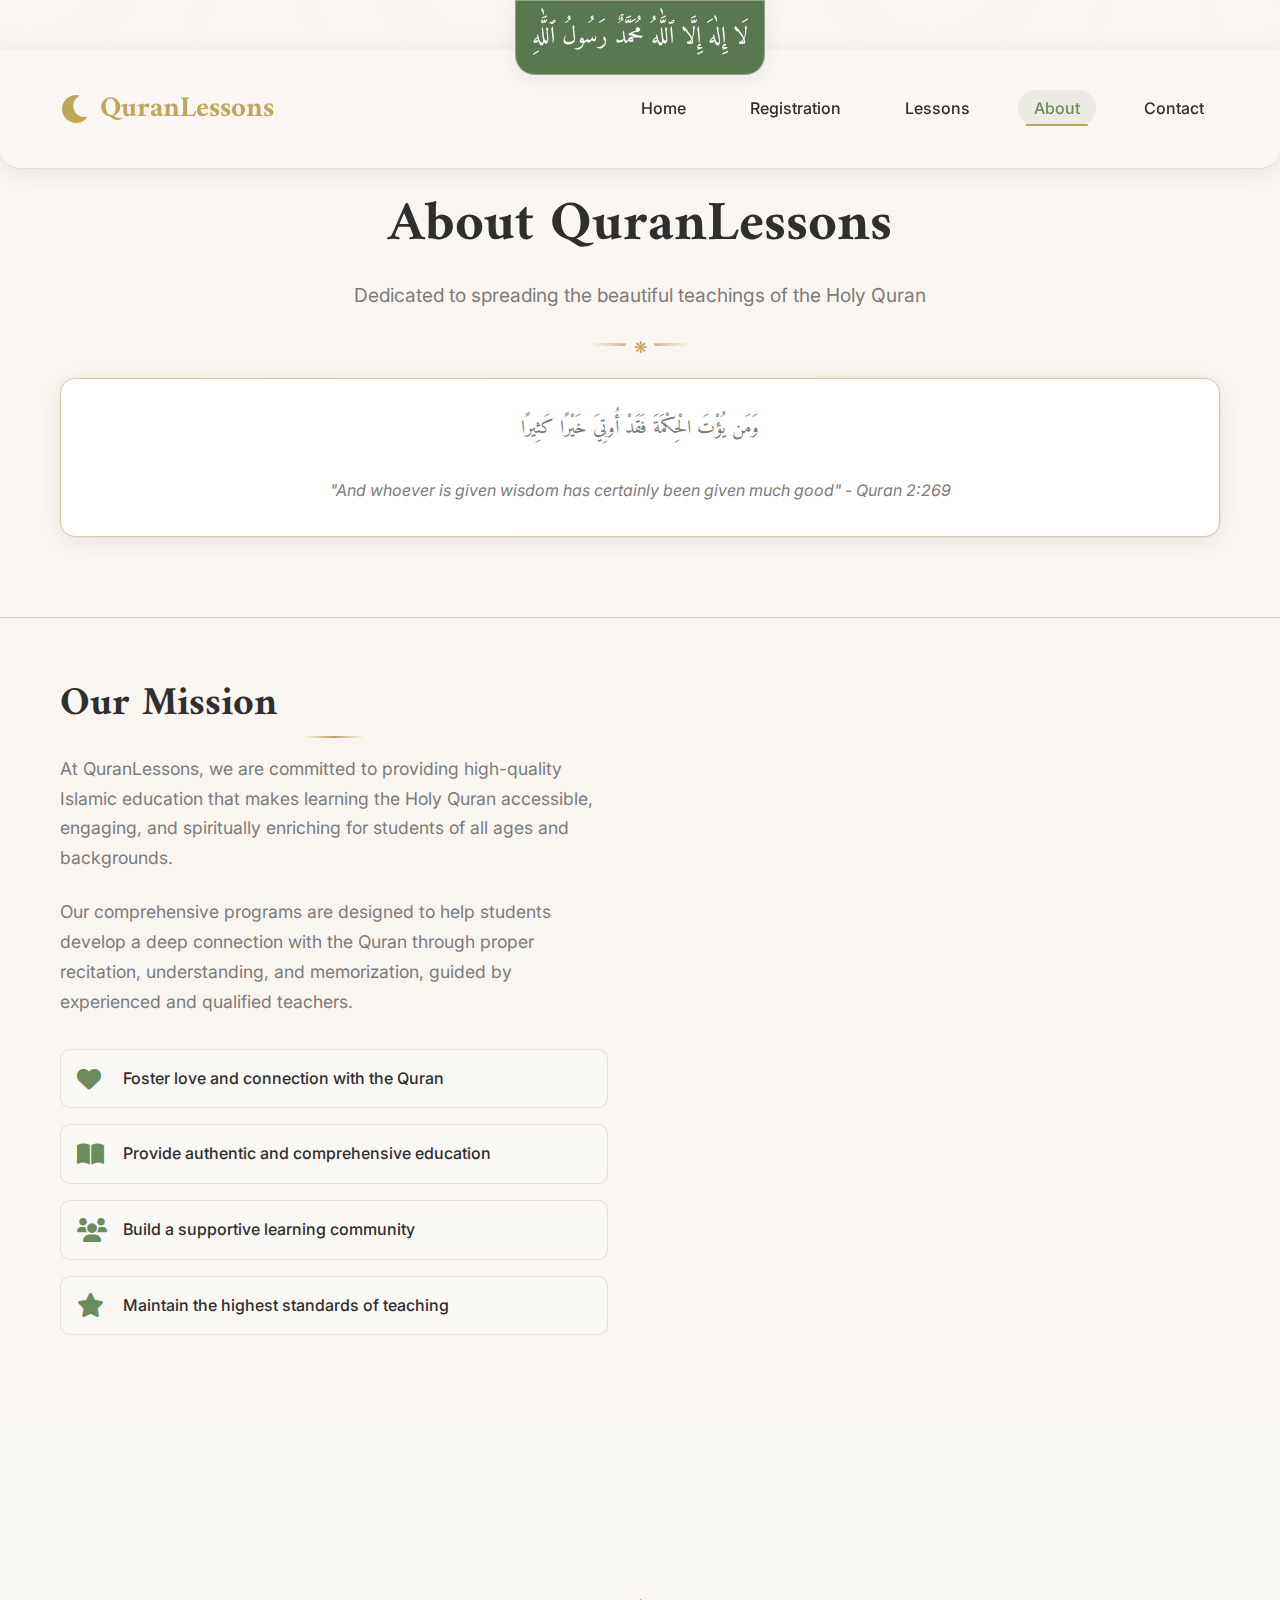
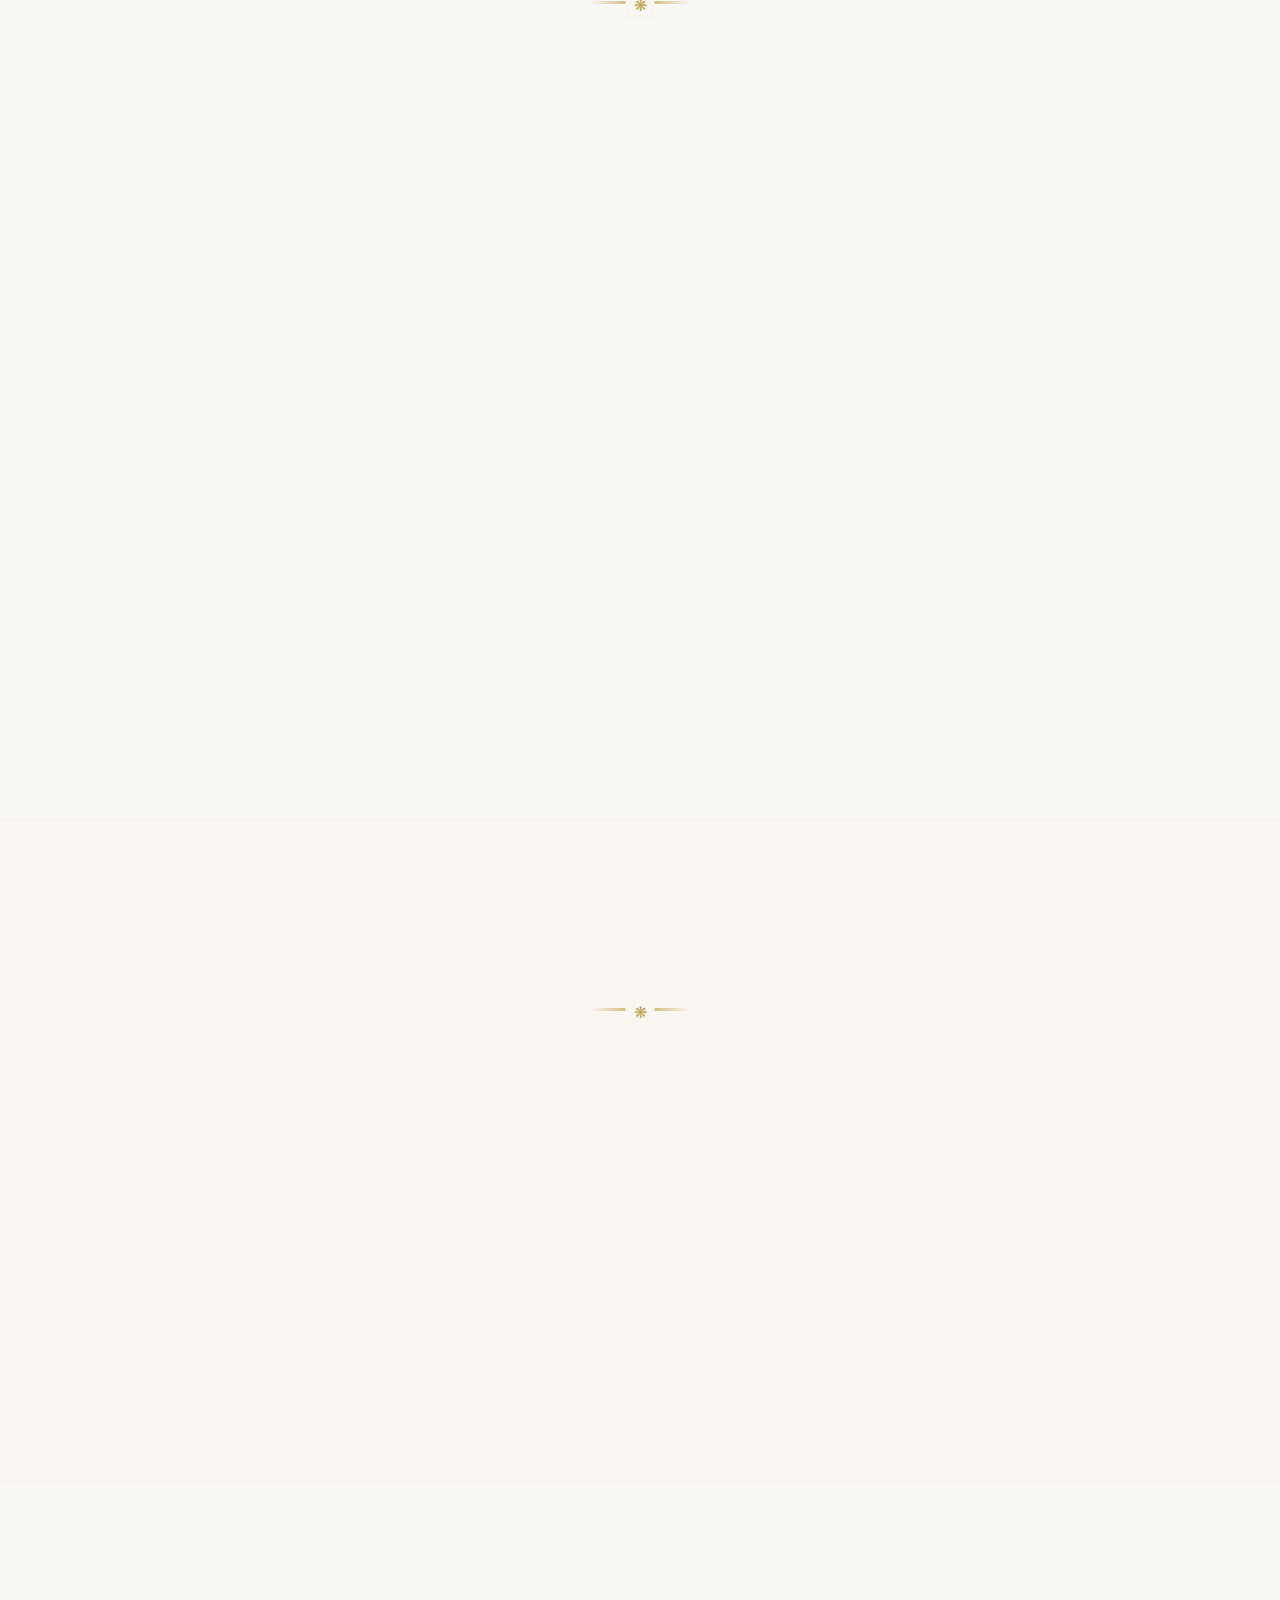
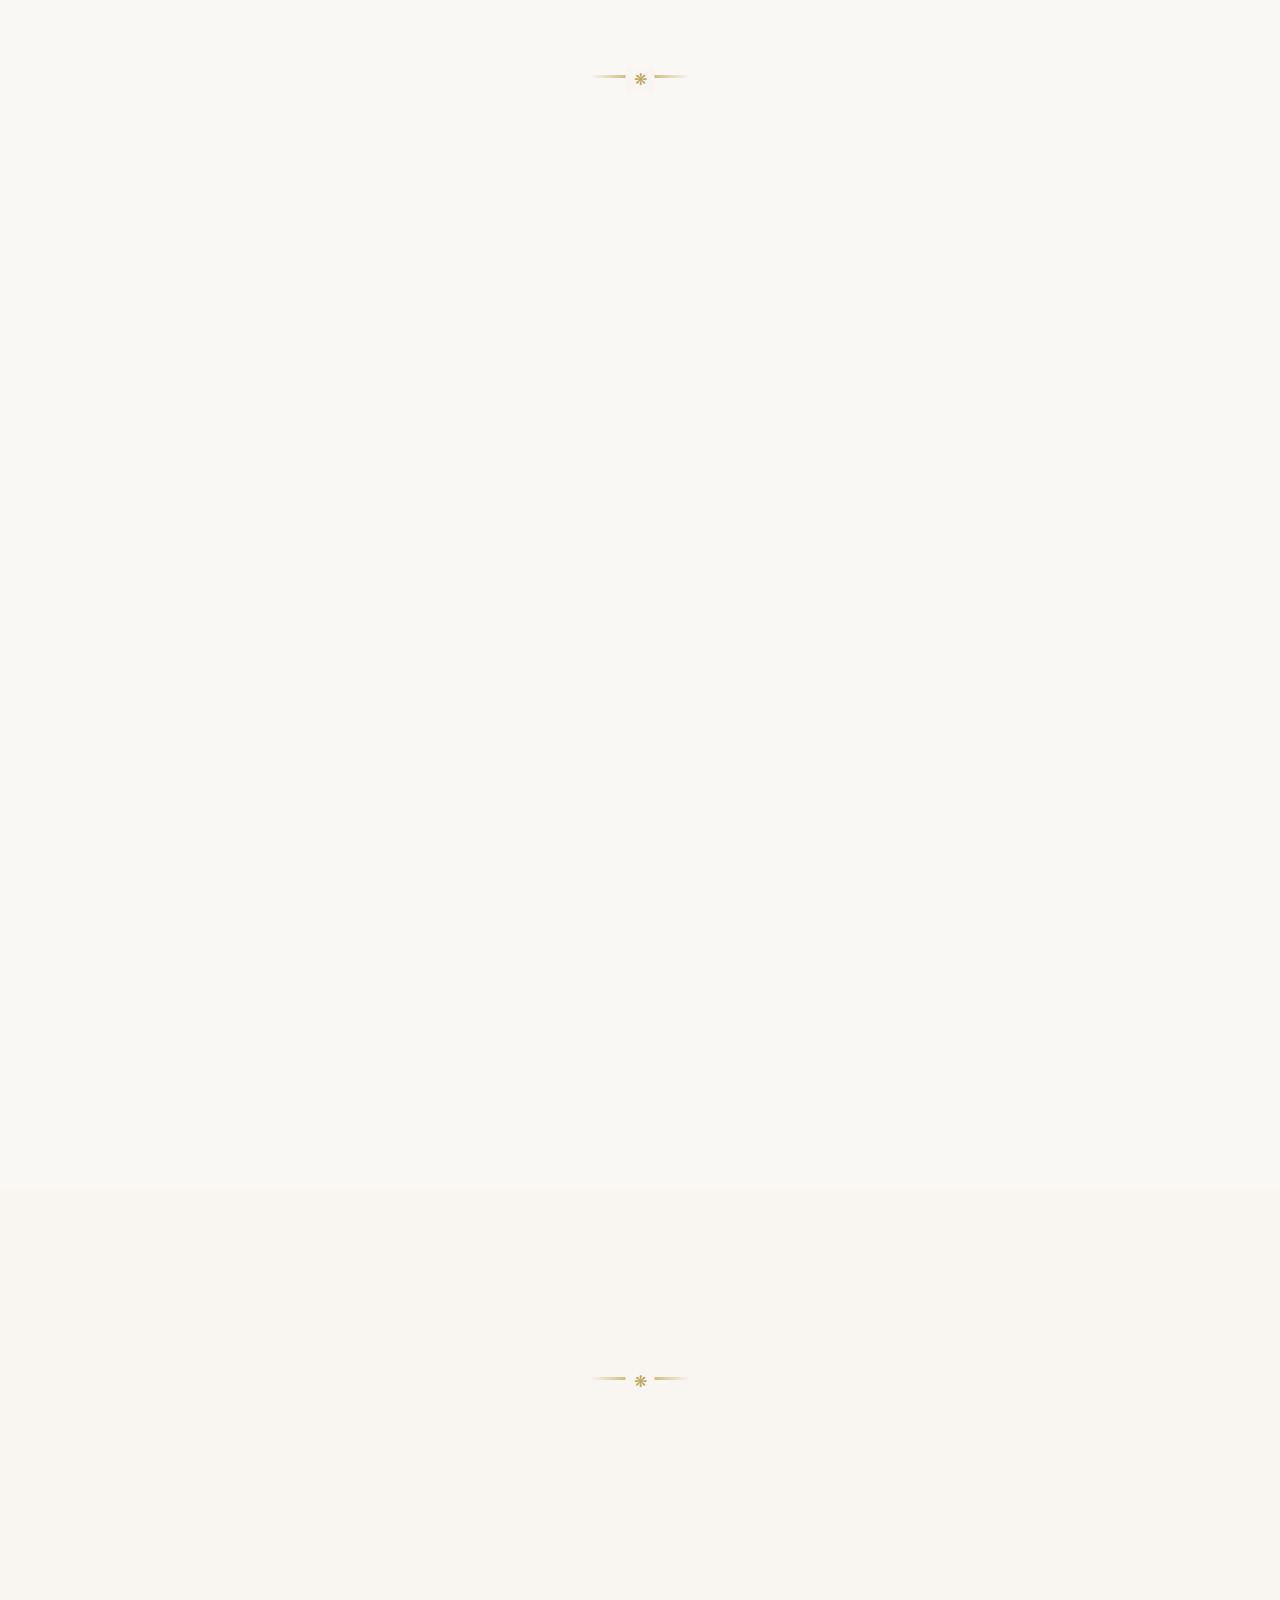
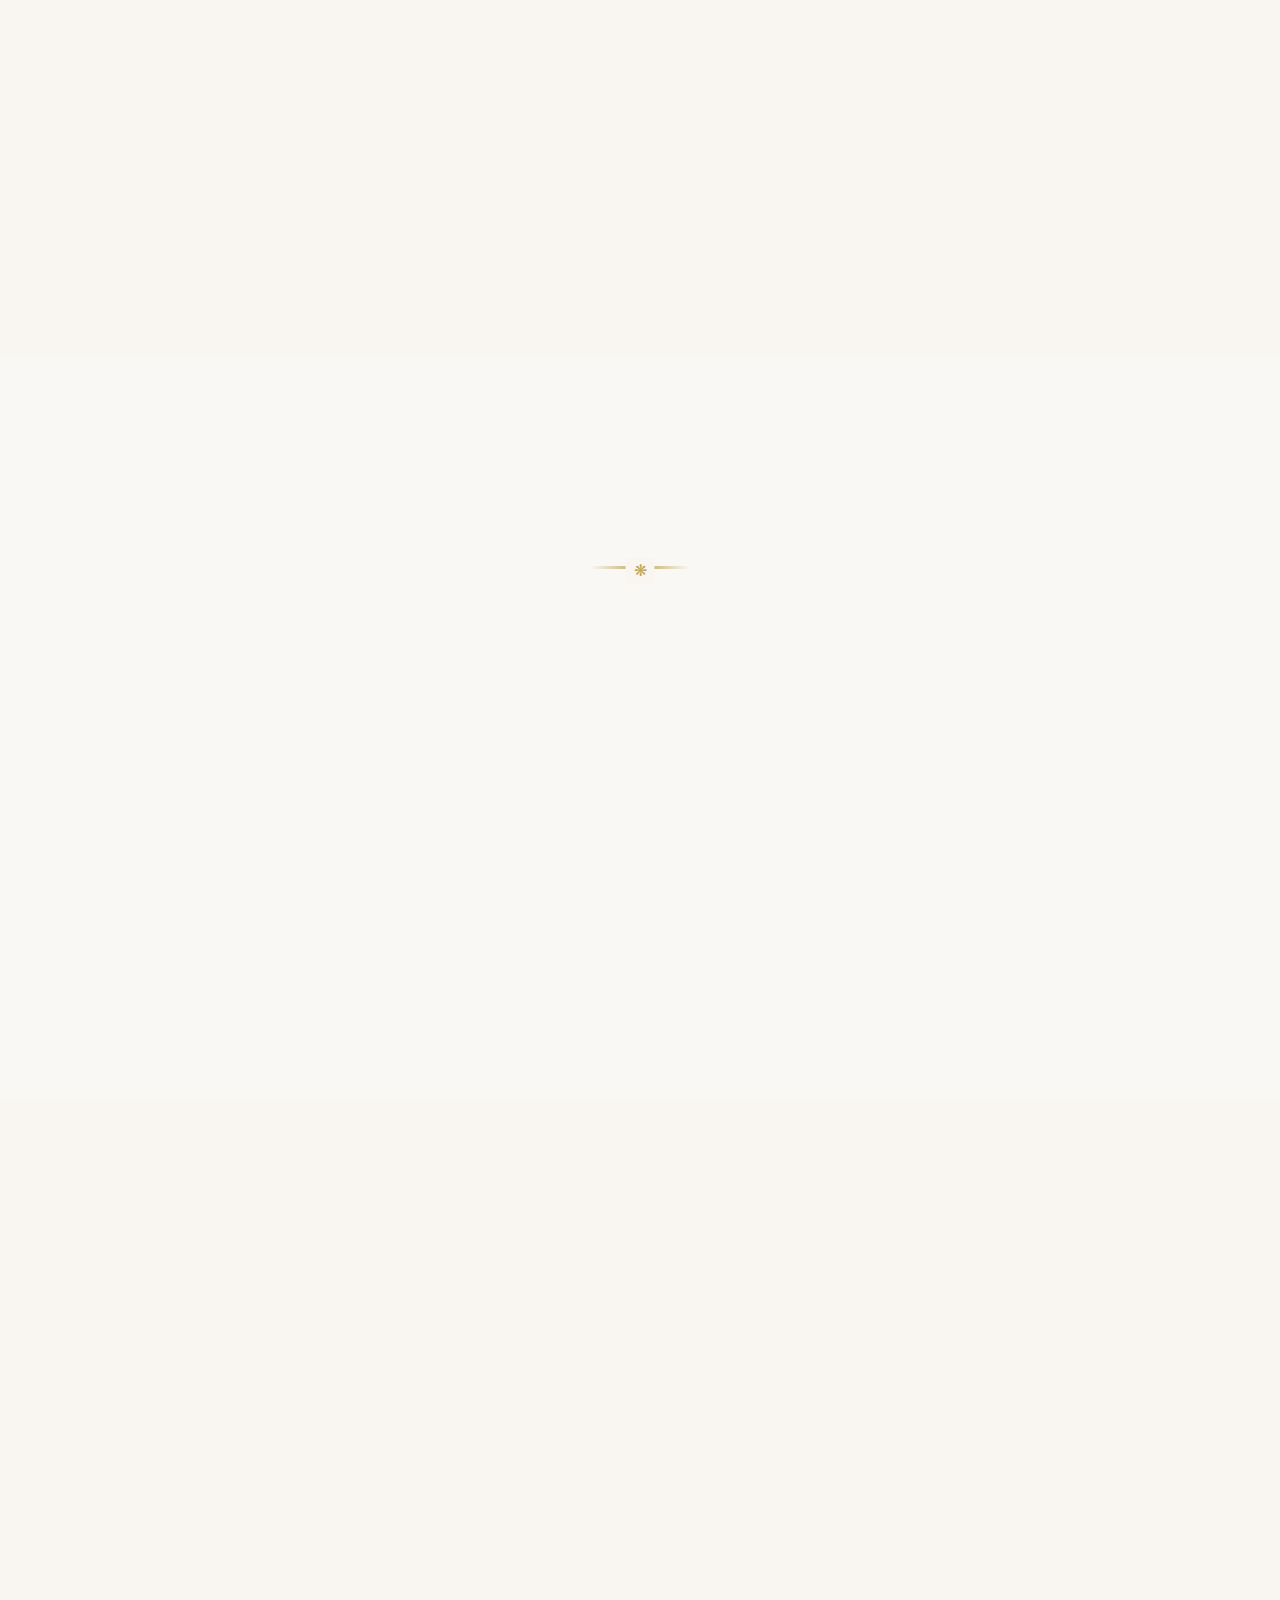
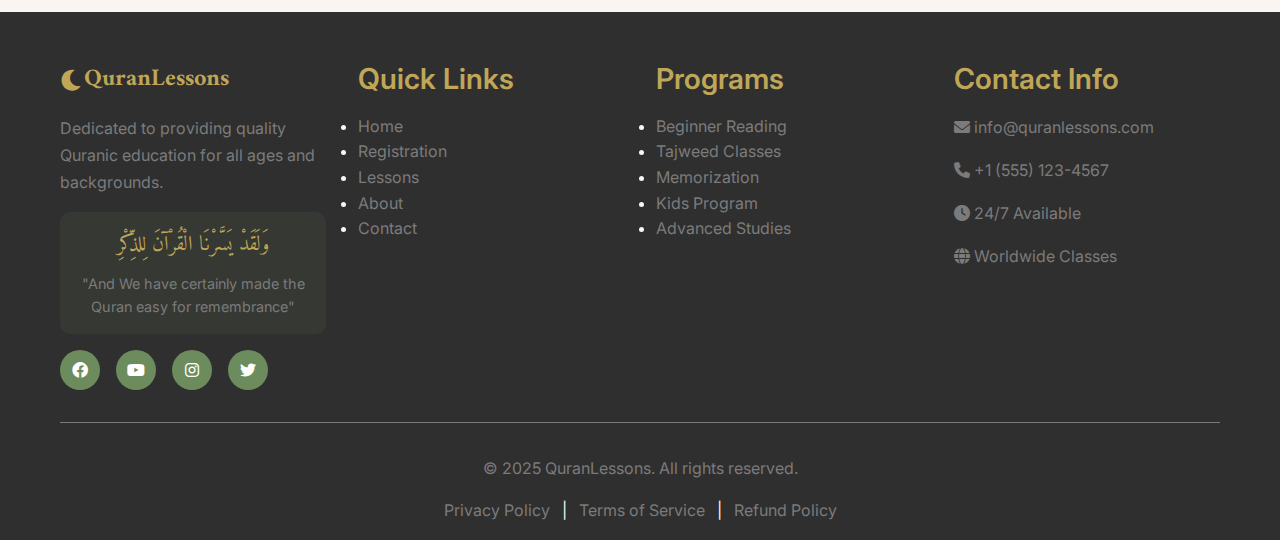
<file: about.html>
<!DOCTYPE html>
<html lang="en">
<head>
    <meta charset="UTF-8">
    <meta name="viewport" content="width=device-width, initial-scale=1.0">
    <title>About Us - QuranLessons</title>
    <link rel="stylesheet" href="css/style.css">
    <link href="https://fonts.googleapis.com/css2?family=Amiri:wght@400;700&family=Inter:wght@300;400;500;600&display=swap" rel="stylesheet">
    <link rel="stylesheet" href="https://cdnjs.cloudflare.com/ajax/libs/font-awesome/6.0.0/css/all.min.css">
</head>
<body>
    <!-- Bismillah Header -->
    <div class="bismillah-header">
<p class="bismillah-text">
  لَا إِلٰهَ إِلَّا ٱللَّٰهُ مُحَمَّدٌ رَسُولُ ٱللَّٰهِ
</p>
    </div>

    <!-- Navigation -->
    <nav class="navbar">
        <div class="nav-container">
            <div class="nav-logo">
                <i class="fas fa-moon"></i>
                <span>QuranLessons</span>
            </div>
            <ul class="nav-menu">
                <li class="nav-item">
                    <a href="index.html" class="nav-link">Home</a>
                </li>
                <li class="nav-item">
                    <a href="registration.html" class="nav-link">Registration</a>
                </li>
                <li class="nav-item">
                    <a href="lessons.html" class="nav-link">Lessons</a>
                </li>
                <li class="nav-item">
                    <a href="about.html" class="nav-link active">About</a>
                </li>
                <li class="nav-item">
                    <a href="contact.html" class="nav-link">Contact</a>
                </li>
            </ul>
            <div class="hamburger">
                <span class="bar"></span>
                <span class="bar"></span>
                <span class="bar"></span>
            </div>
        </div>
    </nav>

    <!-- Main Content with proper spacing -->
    <main class="main-content" style="margin-top: 110px;">
        <!-- Page Header -->
        <section class="page-header">
            <div class="container">
                <div class="page-header-content fade-in-up">
                    <h1>About QuranLessons</h1>
                    <p>Dedicated to spreading the beautiful teachings of the Holy Quran</p>
                    <div class="divider"></div>
                    <div class="arabic-verse">
                        <p>وَمَن يُؤْتَ الْحِكْمَةَ فَقَدْ أُوتِيَ خَيْرًا كَثِيرًا</p>
                        <span>"And whoever is given wisdom has certainly been given much good" - Quran 2:269</span>
                    </div>
                </div>
            </div>
        </section>

        <!-- About Section -->
        <section class="about-section">
            <div class="container">
                <div class="about-content">
                    <div class="about-text fade-in-up">
                        <h2>Our Mission</h2>
                        <p>At QuranLessons, we are committed to providing high-quality Islamic education that makes learning the Holy Quran accessible, engaging, and spiritually enriching for students of all ages and backgrounds.</p>
                        
                        <p>Our comprehensive programs are designed to help students develop a deep connection with the Quran through proper recitation, understanding, and memorization, guided by experienced and qualified teachers.</p>
                        
                        <div class="mission-points">
                            <div class="mission-point">
                                <i class="fas fa-heart"></i>
                                <span>Foster love and connection with the Quran</span>
                            </div>
                            <div class="mission-point">
                                <i class="fas fa-book-open"></i>
                                <span>Provide authentic and comprehensive education</span>
                            </div>
                            <div class="mission-point">
                                <i class="fas fa-users"></i>
                                <span>Build a supportive learning community</span>
                            </div>
                            <div class="mission-point">
                                <i class="fas fa-star"></i>
                                <span>Maintain the highest standards of teaching</span>
                            </div>
                        </div>
                    </div>
                    
                    <div class="about-image fade-in-up" data-delay="200">
                        <div class="image-placeholder">
                            <i class="fas fa-mosque"></i>
                            <p>Beautiful Islamic architecture representing our dedication to Islamic education</p>
                        </div>
                    </div>
                </div>
            </div>
        </section>

        <!-- Values Section -->
        <section class="values-section">
            <div class="container">
                <div class="section-header">
                    <h2 class="fade-in-up">Our Values</h2>
                    <p class="fade-in-up" data-delay="100">The principles that guide our educational mission</p>
                    <div class="divider"></div>
                </div>
                
                <div class="values-grid">
                    <div class="value-card fade-in-up" data-delay="100">
                        <div class="value-icon">
                            <i class="fas fa-pray"></i>
                        </div>
                        <h3>Spiritual Excellence</h3>
                        <p>We strive to nurture spiritual growth and connection with Allah through the study of His Holy Book.</p>
                    </div>
                    
                    <div class="value-card fade-in-up" data-delay="200">
                        <div class="value-icon">
                            <i class="fas fa-graduation-cap"></i>
                        </div>
                        <h3>Educational Excellence</h3>
                        <p>Our commitment to the highest standards of Islamic education ensures effective and meaningful learning.</p>
                    </div>
                    
                    <div class="value-card fade-in-up" data-delay="300">
                        <div class="value-icon">
                            <i class="fas fa-hands-helping"></i>
                        </div>
                        <h3>Community Support</h3>
                        <p>We believe in creating a supportive environment where every student feels valued and encouraged.</p>
                    </div>
                    
                    <div class="value-card fade-in-up" data-delay="400">
                        <div class="value-icon">
                            <i class="fas fa-balance-scale"></i>
                        </div>
                        <h3>Authentic Teaching</h3>
                        <p>All our lessons are based on authentic Islamic sources and traditional methods of Quranic education.</p>
                    </div>
                </div>
            </div>
        </section>

        <!-- Teachers Section -->
        <section class="teachers-section">
            <div class="container">
                <div class="section-header">
                    <h2 class="fade-in-up">Our Qualified Teachers</h2>
                    <p class="fade-in-up" data-delay="100">Learn from experienced Islamic scholars and certified Quran teachers</p>
                    <div class="divider"></div>
                </div>
                
                <div class="teachers-grid">
                    <div class="teacher-card fade-in-up" data-delay="100">
                        <div class="teacher-image">
                            <i class="fas fa-user-graduate"></i>
                        </div>
                        <div class="teacher-info">
                            <h3>Imam Abdul Rahman</h3>
                            <p class="teacher-title">Lead Quran Teacher & Tajweed Specialist</p>
                            <p class="teacher-qualification">• Masters in Islamic Studies<br>• 15+ years teaching experience<br>• Certified in Classical Tajweed</p>
                        </div>
                    </div>
                    
                    <div class="teacher-card fade-in-up" data-delay="200">
                        <div class="teacher-image">
                            <i class="fas fa-user-graduate"></i>
                        </div>
                        <div class="teacher-info">
                            <h3>Sister Aisha Mohammed</h3>
                            <p class="teacher-title">Quran Memorization & Kids Program</p>
                            <p class="teacher-qualification">• Hafiza (Complete Quran Memorizer)<br>• 10+ years with children<br>• Specialized in Hifz techniques</p>
                        </div>
                    </div>
                    
                    <div class="teacher-card fade-in-up" data-delay="300">
                        <div class="teacher-image">
                            <i class="fas fa-user-graduate"></i>
                        </div>
                        <div class="teacher-info">
                            <h3>Dr. Omar Hassan</h3>
                            <p class="teacher-title">Tafseer & Translation Specialist</p>
                            <p class="teacher-qualification">• PhD in Quranic Studies<br>• Author of several Islamic books<br>• Expert in Classical Arabic</p>
                        </div>
                    </div>
                </div>
            </div>
        </section>

        <!-- History Section -->
        <section class="history-section">
            <div class="container">
                <div class="section-header">
                    <h2 class="fade-in-up">Our Journey</h2>
                    <p class="fade-in-up" data-delay="100">Building a legacy of Quranic education since 2018</p>
                    <div class="divider"></div>
                </div>
                
                <div class="history-content">
                    <div class="timeline fade-in-up" data-delay="200">
                        <div class="timeline-item">
                            <div class="timeline-year">2018</div>
                            <div class="timeline-content">
                                <h4>Foundation</h4>
                                <p>QuranLessons was established with a vision to make Quranic education accessible to everyone, regardless of their background or location.</p>
                            </div>
                        </div>
                        
                        <div class="timeline-item">
                            <div class="timeline-year">2020</div>
                            <div class="timeline-content">
                                <h4>Online Expansion</h4>
                                <p>We expanded our services to include online classes, making it possible for students worldwide to join our programs.</p>
                            </div>
                        </div>
                        
                        <div class="timeline-item">
                            <div class="timeline-year">2022</div>
                            <div class="timeline-content">
                                <h4>Program Diversification</h4>
                                <p>Launched specialized programs including kids courses, memorization classes, and advanced Tafseer studies.</p>
                            </div>
                        </div>
                        
                        <div class="timeline-item">
                            <div class="timeline-year">2025</div>
                            <div class="timeline-content">
                                <h4>Continued Growth</h4>
                                <p>Today, we proudly serve over 1000 students globally, continuing our mission to spread Quranic knowledge and understanding.</p>
                            </div>
                        </div>
                    </div>
                    
                    <div class="stats-grid fade-in-up" data-delay="400">
                        <div class="stat-card">
                            <div class="stat-icon">
                                <i class="fas fa-user-graduate"></i>
                            </div>
                            <div class="stat-number">1000+</div>
                            <div class="stat-label">Students Taught</div>
                        </div>
                        <div class="stat-card">
                            <div class="stat-icon">
                                <i class="fas fa-calendar-alt"></i>
                            </div>
                            <div class="stat-number">7</div>
                            <div class="stat-label">Years of Service</div>
                        </div>
                        <div class="stat-card">
                            <div class="stat-icon">
                                <i class="fas fa-brain"></i>
                            </div>
                            <div class="stat-number">50+</div>
                            <div class="stat-label">Hafiz Students</div>
                        </div>
                        <div class="stat-card">
                            <div class="stat-icon">
                                <i class="fas fa-chalkboard-teacher"></i>
                            </div>
                            <div class="stat-number">15</div>
                            <div class="stat-label">Expert Teachers</div>
                        </div>
                    </div>
                </div>
            </div>
        </section>

        <!-- Approach Section -->
        <section class="approach-section">
            <div class="container">
                <div class="section-header">
                    <h2 class="fade-in-up">Our Teaching Approach</h2>
                    <p class="fade-in-up" data-delay="100">Combining traditional wisdom with modern pedagogy</p>
                    <div class="divider"></div>
                </div>
                
                <div class="approach-grid">
                    <div class="approach-card fade-in-up" data-delay="100">
                        <div class="approach-icon">
                            <i class="fas fa-book-quran"></i>
                        </div>
                        <h3>Traditional Methods</h3>
                        <p>We follow time-tested traditional methods of Quranic education, ensuring authenticity and proper foundations.</p>
                        <ul>
                            <li>Classical Arabic pronunciation</li>
                            <li>Traditional Tajweed rules</li>
                            <li>Structured memorization techniques</li>
                        </ul>
                    </div>
                    
                    <div class="approach-card fade-in-up" data-delay="200">
                        <div class="approach-icon">
                            <i class="fas fa-laptop"></i>
                        </div>
                        <h3>Modern Technology</h3>
                        <p>We integrate modern technology to enhance the learning experience and make education accessible globally.</p>
                        <ul>
                            <li>Interactive online platforms</li>
                            <li>Digital progress tracking</li>
                            <li>Multimedia learning resources</li>
                        </ul>
                    </div>
                    
                    <div class="approach-card fade-in-up" data-delay="300">
                        <div class="approach-icon">
                            <i class="fas fa-user-friends"></i>
                        </div>
                        <h3>Personalized Learning</h3>
                        <p>Every student receives individual attention with customized learning plans suited to their pace and abilities.</p>
                        <ul>
                            <li>One-on-one sessions available</li>
                            <li>Flexible scheduling options</li>
                            <li>Regular progress assessments</li>
                        </ul>
                    </div>
                </div>
            </div>
        </section>

        <!-- Testimonials Section -->
        <section class="testimonials">
            <div class="container">
                <div class="section-header">
                    <h2 class="fade-in-up">What Our Students Say</h2>
                    <p class="fade-in-up" data-delay="100">Hear from our community members about their learning journey</p>
                    <div class="divider"></div>
                </div>
                
                <div class="testimonials-grid">
                    <div class="testimonial-card fade-in-up" data-delay="100">
                        <div class="testimonial-content">
                            <p>"The teachers at QuranLessons are incredibly patient and knowledgeable. My son has made remarkable progress in his Quran recitation. The structured approach and caring environment have made all the difference."</p>
                        </div>
                        <div class="testimonial-author">
                            <div class="author-info">
                                <h4>Fatima Al-Zahra</h4>
                                <span>Parent</span>
                            </div>
                            <div class="rating">
                                <i class="fas fa-star"></i>
                                <i class="fas fa-star"></i>
                                <i class="fas fa-star"></i>
                                <i class="fas fa-star"></i>
                                <i class="fas fa-star"></i>
                            </div>
                        </div>
                    </div>
                    
                    <div class="testimonial-card fade-in-up" data-delay="200">
                        <div class="testimonial-content">
                            <p>"I completed my Hifz program here and the structured approach made memorization much easier. The teachers provided excellent guidance and the community support was amazing. Highly recommend to anyone serious about Quran study."</p>
                        </div>
                        <div class="testimonial-author">
                            <div class="author-info">
                                <h4>Ahmed Ibn Malik</h4>
                                <span>Hifz Graduate</span>
                            </div>
                            <div class="rating">
                                <i class="fas fa-star"></i>
                                <i class="fas fa-star"></i>
                                <i class="fas fa-star"></i>
                                <i class="fas fa-star"></i>
                                <i class="fas fa-star"></i>
                            </div>
                        </div>
                    </div>
                    
                    <div class="testimonial-card fade-in-up" data-delay="300">
                        <div class="testimonial-content">
                            <p>"The Tajweed classes transformed my recitation completely. The teachers are very attentive to detail and provide excellent feedback. I now feel confident reading the Quran in front of others."</p>
                        </div>
                        <div class="testimonial-author">
                            <div class="author-info">
                                <h4>Maryam Hassan</h4>
                                <span>Tajweed Student</span>
                            </div>
                            <div class="rating">
                                <i class="fas fa-star"></i>
                                <i class="fas fa-star"></i>
                                <i class="fas fa-star"></i>
                                <i class="fas fa-star"></i>
                                <i class="fas fa-star"></i>
                            </div>
                        </div>
                    </div>
                </div>
            </div>
        </section>

        <!-- CTA Section -->
        <section class="cta">
            <div class="container">
                <div class="cta-content fade-in-up">
                    <h2>Join Our Growing Community</h2>
                    <p>Begin your Quranic journey with experienced teachers and a supportive learning environment</p>
                    <div class="arabic-verse">
                        <p>وَقُل رَّبِّ زِدْنِي عِلْمًا</p>
                        <span>"My Lord, increase me in knowledge" - Quran 20:114</span>
                    </div>
                    <a href="registration.html" class="btn btn-primary">Register Today</a>
                </div>
            </div>
        </section>
    </main>

    <!-- Footer -->
    <footer class="footer">
        <div class="container">
            <div class="footer-content">
                <div class="footer-section">
                    <div class="footer-logo">
                        <i class="fas fa-moon"></i>
                        <span>QuranLessons</span>
                    </div>
                    <p>Dedicated to providing quality Quranic education for all ages and backgrounds.</p>
                    <div class="arabic-verse-footer">
                        <p>وَلَقَدْ يَسَّرْنَا الْقُرْآنَ لِلذِّكْرِ</p>
                        <span>"And We have certainly made the Quran easy for remembrance"</span>
                    </div>
                    <div class="social-links">
                        <a href="#"><i class="fab fa-facebook"></i></a>
                        <a href="#"><i class="fab fa-youtube"></i></a>
                        <a href="#"><i class="fab fa-instagram"></i></a>
                        <a href="#"><i class="fab fa-twitter"></i></a>
                    </div>
                </div>
                
                <div class="footer-section">
                    <h3>Quick Links</h3>
                    <ul>
                        <li><a href="index.html">Home</a></li>
                        <li><a href="registration.html">Registration</a></li>
                        <li><a href="lessons.html">Lessons</a></li>
                        <li><a href="about.html">About</a></li>
                        <li><a href="contact.html">Contact</a></li>
                    </ul>
                </div>
                
                <div class="footer-section">
                    <h3>Programs</h3>
                    <ul>
                        <li><a href="lessons.html#beginner">Beginner Reading</a></li>
                        <li><a href="lessons.html#tajweed">Tajweed Classes</a></li>
                        <li><a href="lessons.html#hifz">Memorization</a></li>
                        <li><a href="lessons.html#kids">Kids Program</a></li>
                        <li><a href="lessons.html#advanced">Advanced Studies</a></li>
                    </ul>
                </div>
                
                <div class="footer-section">
                    <h3>Contact Info</h3>
                    <div class="contact-info">
                        <p><i class="fas fa-envelope"></i> info@quranlessons.com</p>
                        <p><i class="fas fa-phone"></i> +1 (555) 123-4567</p>
                        <p><i class="fas fa-clock"></i> 24/7 Available</p>
                        <p><i class="fas fa-globe"></i> Worldwide Classes</p>
                    </div>
                </div>
            </div>
            
            <div class="footer-bottom">
                <p>&copy; 2025 QuranLessons. All rights reserved.</p>
                <div class="footer-links">
                    <a href="#">Privacy Policy</a>
                    <span>|</span>
                    <a href="#">Terms of Service</a>
                    <span>|</span>
                    <a href="#">Refund Policy</a>
                </div>
            </div>
        </div>
    </footer>

    <script src="js/main.js"></script>
</body>
</html>
</file>
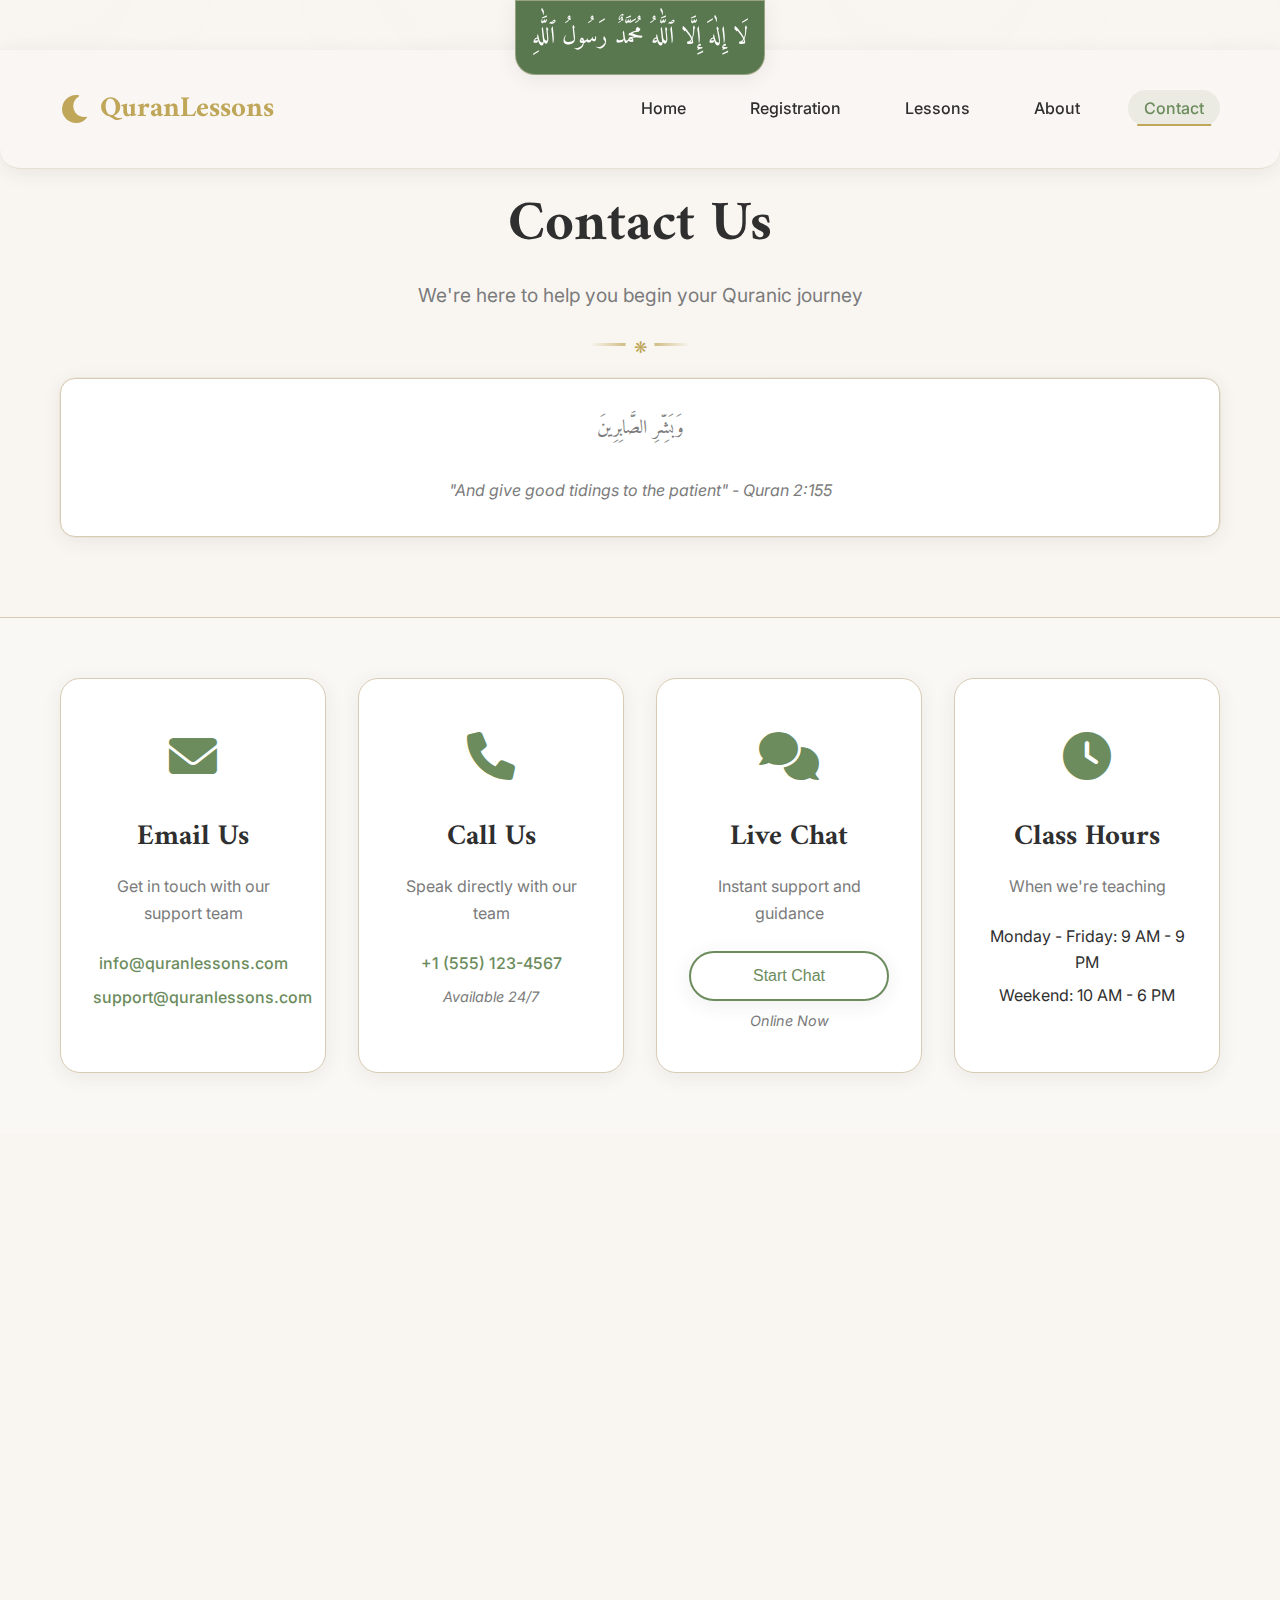
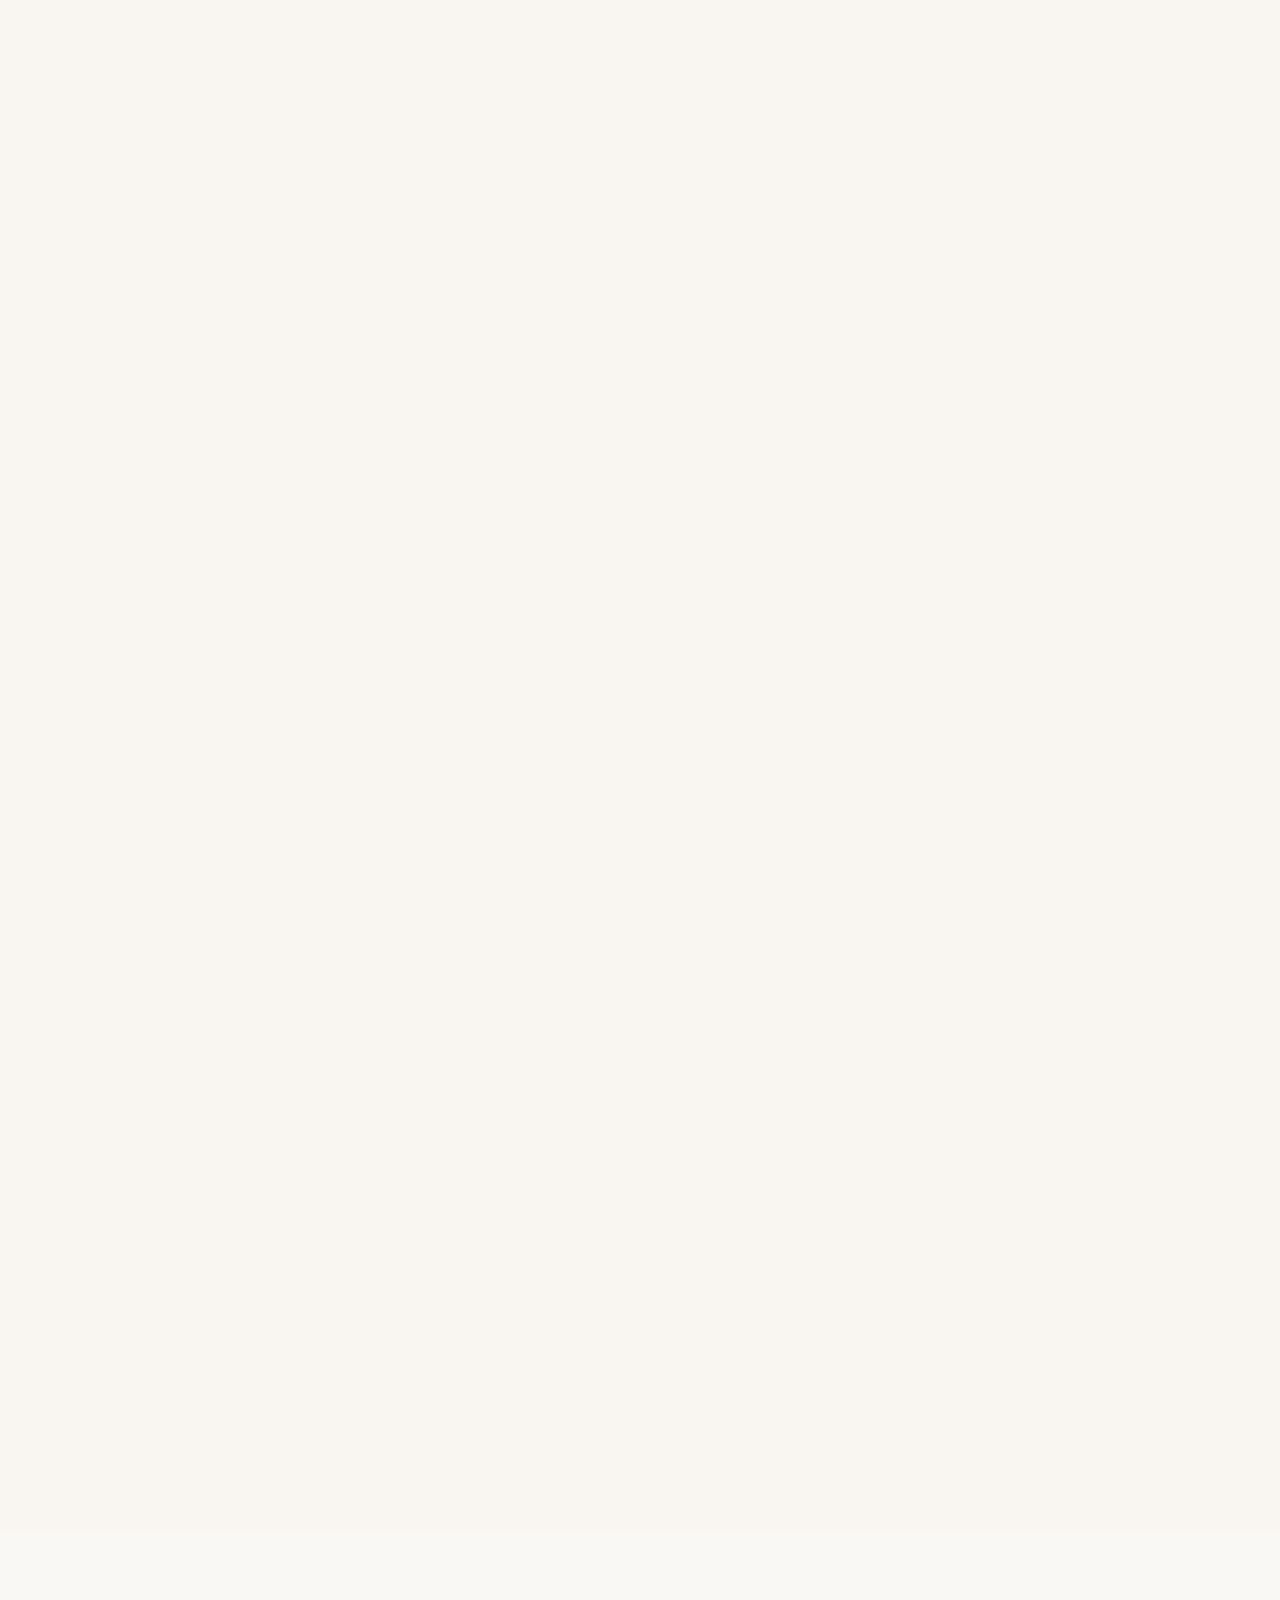
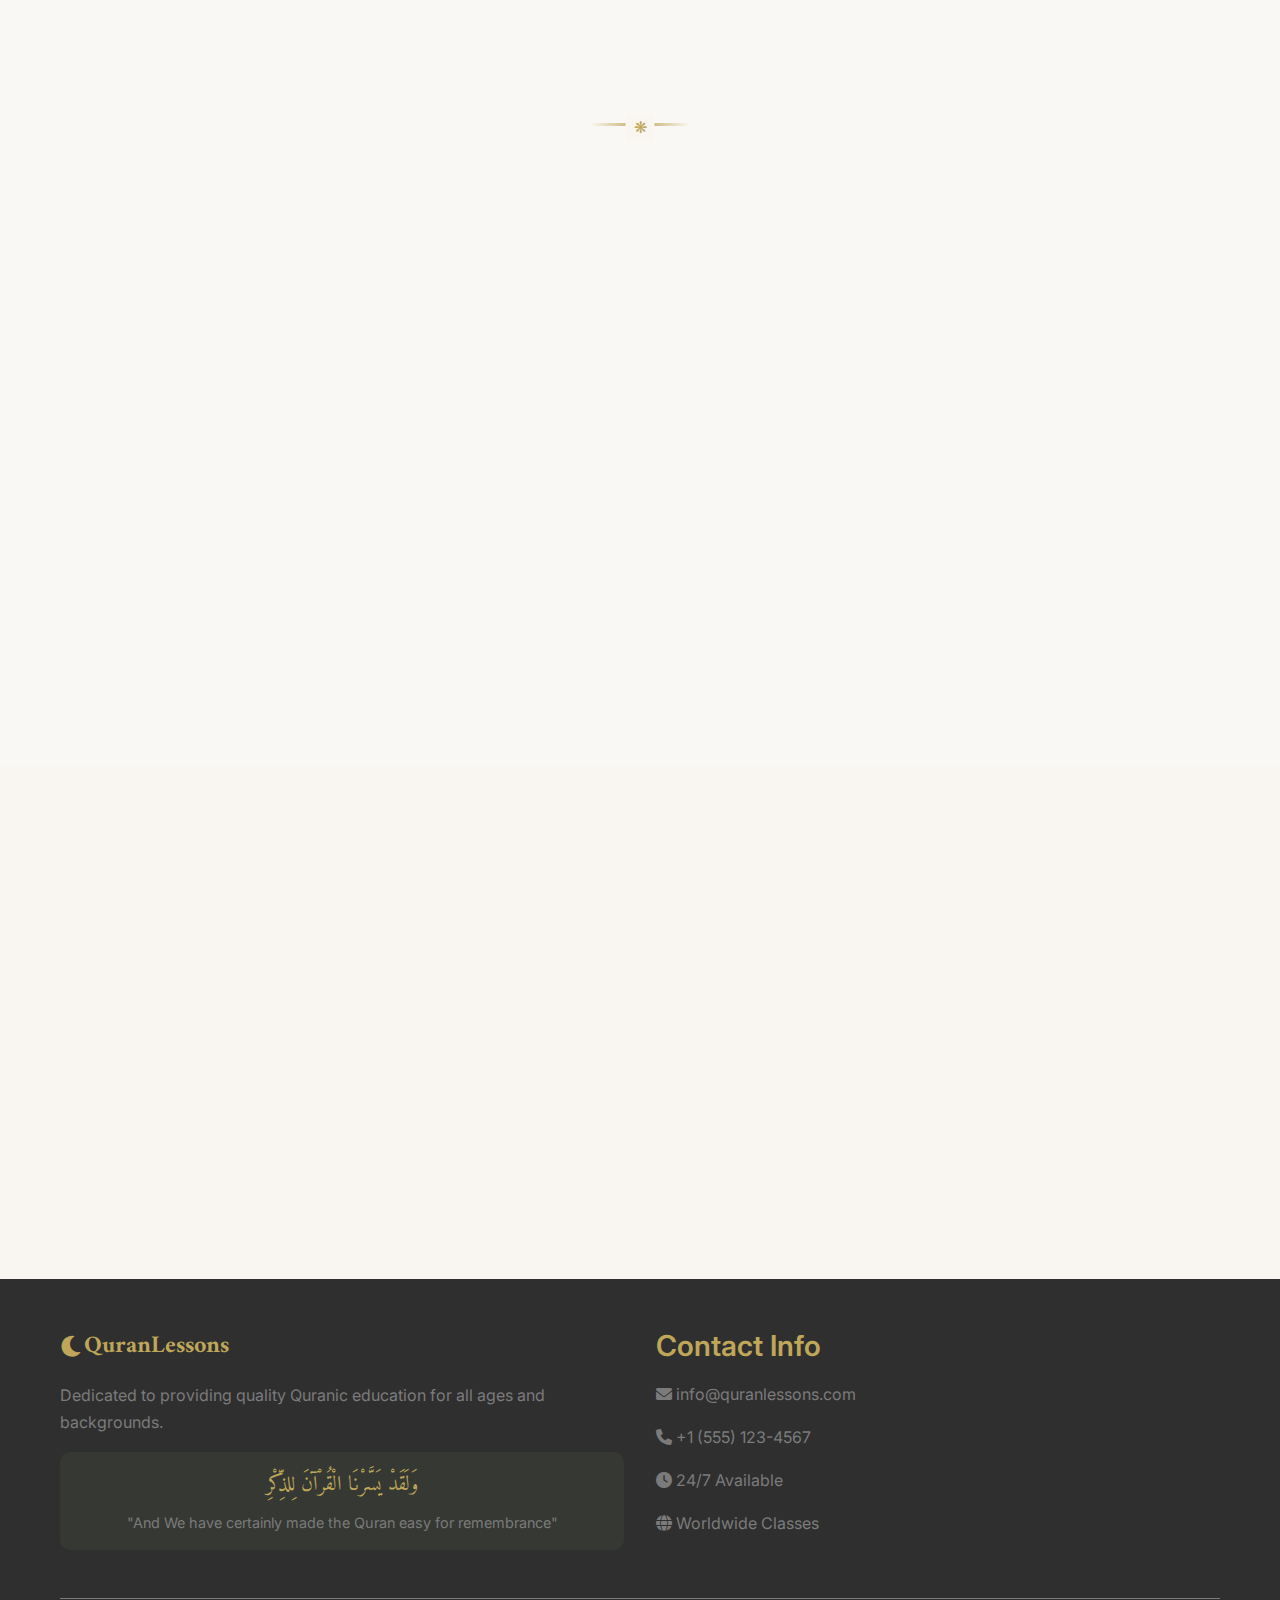
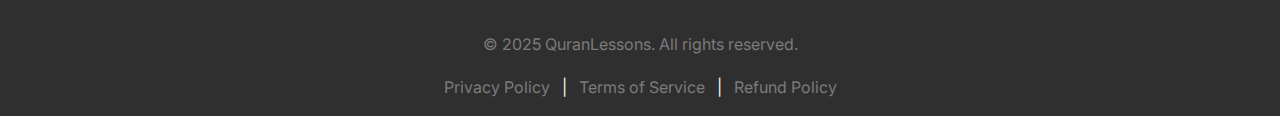
<file: contact.html>
<!DOCTYPE html>
<html lang="en">
<head>
    <meta charset="UTF-8">
    <meta name="viewport" content="width=device-width, initial-scale=1.0">
    <title>Contact Us - QuranLessons</title>
    <link rel="stylesheet" href="css/style.css">
    <link href="https://fonts.googleapis.com/css2?family=Amiri:wght@400;700&family=Inter:wght@300;400;500;600&display=swap" rel="stylesheet">
    <link rel="stylesheet" href="https://cdnjs.cloudflare.com/ajax/libs/font-awesome/6.0.0/css/all.min.css">
</head>
<body>
    <!-- Bismillah Header -->
    <div class="bismillah-header">
<p class="bismillah-text">
  لَا إِلٰهَ إِلَّا ٱللَّٰهُ مُحَمَّدٌ رَسُولُ ٱللَّٰهِ
</p>
    </div>

    <!-- Navigation -->
    <nav class="navbar">
        <div class="nav-container">
            <div class="nav-logo">
                <i class="fas fa-moon"></i>
                <span>QuranLessons</span>
            </div>
            <ul class="nav-menu">
                <li class="nav-item">
                    <a href="index.html" class="nav-link">Home</a>
                </li>
                <li class="nav-item">
                    <a href="registration.html" class="nav-link">Registration</a>
                </li>
                <li class="nav-item">
                    <a href="lessons.html" class="nav-link">Lessons</a>
                </li>
                <li class="nav-item">
                    <a href="about.html" class="nav-link">About</a>
                </li>
                <li class="nav-item">
                    <a href="contact.html" class="nav-link active">Contact</a>
                </li>
            </ul>
            <div class="hamburger">
                <span class="bar"></span>
                <span class="bar"></span>
                <span class="bar"></span>
            </div>
        </div>
    </nav>

    <!-- Main Content with proper spacing -->
    <main class="main-content" style="margin-top: 110px;">
        <!-- Page Header -->
        <section class="page-header">
            <div class="container">
                <div class="page-header-content fade-in-up">
                    <h1>Contact Us</h1>
                    <p>We're here to help you begin your Quranic journey</p>
                    <div class="divider"></div>
                    <div class="arabic-verse">
                        <p>وَبَشِّرِ الصَّابِرِينَ</p>
                        <span>"And give good tidings to the patient" - Quran 2:155</span>
                    </div>
                </div>
            </div>
        </section>

        <!-- Contact Information Section -->
        <section class="contact-info-section">
            <div class="container">
                <div class="contact-cards-grid">
                    <div class="contact-card fade-in-up" data-delay="100">
                        <div class="contact-icon">
                            <i class="fas fa-envelope"></i>
                        </div>
                        <h3>Email Us</h3>
                        <p>Get in touch with our support team</p>
                        <div class="contact-details">
                            <a href="mailto:info@quranlessons.com">info@quranlessons.com</a>
                            <a href="mailto:support@quranlessons.com">support@quranlessons.com</a>
                        </div>
                    </div>

                    <div class="contact-card fade-in-up" data-delay="200">
                        <div class="contact-icon">
                            <i class="fas fa-phone"></i>
                        </div>
                        <h3>Call Us</h3>
                        <p>Speak directly with our team</p>
                        <div class="contact-details">
                            <a href="tel:+15551234567">+1 (555) 123-4567</a>
                            <span class="availability">Available 24/7</span>
                        </div>
                    </div>

                    <div class="contact-card fade-in-up" data-delay="300">
                        <div class="contact-icon">
                            <i class="fas fa-comments"></i>
                        </div>
                        <h3>Live Chat</h3>
                        <p>Instant support and guidance</p>
                        <div class="contact-details">
                            <button class="btn btn-secondary" onclick="alert('Live chat feature coming soon!')">Start Chat</button>
                            <span class="availability">Online Now</span>
                        </div>
                    </div>

                    <div class="contact-card fade-in-up" data-delay="400">
                        <div class="contact-icon">
                            <i class="fas fa-clock"></i>
                        </div>
                        <h3>Class Hours</h3>
                        <p>When we're teaching</p>
                        <div class="contact-details">
                            <span>Monday - Friday: 9 AM - 9 PM</span>
                            <span>Weekend: 10 AM - 6 PM</span>
                        </div>
                    </div>
                </div>
            </div>
        </section>

        <!-- Contact Form Section -->
        <section class="contact-form-section">
            <div class="container">
                <div class="contact-form-grid">
                    <!-- Contact Form -->
                    <div class="contact-form-container fade-in-up">
                        <div class="form-header">
                            <h2>Send Us a Message</h2>
                            <p>We'll get back to you within 24 hours</p>
                        </div>
                        
                        <form id="contactForm" class="contact-form">
                            <div class="form-group">
                                <label for="firstName">First Name *</label>
                                <input type="text" id="firstName" name="firstName" required>
                                <div class="error-message">Please enter your first name</div>
                            </div>

                            <div class="form-group">
                                <label for="lastName">Last Name *</label>
                                <input type="text" id="lastName" name="lastName" required>
                                <div class="error-message">Please enter your last name</div>
                            </div>

                            <div class="form-group">
                                <label for="email">Email Address *</label>
                                <input type="email" id="email" name="email" required>
                                <div class="error-message">Please enter a valid email address</div>
                            </div>

                            <div class="form-group">
                                <label for="phone">Phone Number</label>
                                <input type="tel" id="phone" name="phone">
                            </div>

                            <div class="form-group">
                                <label for="subject">Subject *</label>
                                <select id="subject" name="subject" required>
                                    <option value="">Select a subject</option>
                                    <option value="general">General Inquiry</option>
                                    <option value="enrollment">Enrollment Questions</option>
                                    <option value="schedule">Class Scheduling</option>
                                    <option value="payment">Payment & Pricing</option>
                                    <option value="technical">Technical Support</option>
                                    <option value="feedback">Feedback & Suggestions</option>
                                    <option value="other">Other</option>
                                </select>
                                <div class="error-message">Please select a subject</div>
                            </div>

                            <div class="form-group">
                                <label for="urgency">Priority Level</label>
                                <div class="radio-group">
                                    <div class="radio-option">
                                        <input type="radio" id="low" name="urgency" value="low" checked>
                                        <label for="low">Low - General inquiry</label>
                                    </div>
                                    <div class="radio-option">
                                        <input type="radio" id="medium" name="urgency" value="medium">
                                        <label for="medium">Medium - Need response soon</label>
                                    </div>
                                    <div class="radio-option">
                                        <input type="radio" id="high" name="urgency" value="high">
                                        <label for="high">High - Urgent assistance needed</label>
                                    </div>
                                </div>
                            </div>

                            <div class="form-group">
                                <label for="message">Message *</label>
                                <textarea id="message" name="message" rows="6" required placeholder="Please describe how we can help you..."></textarea>
                                <div class="error-message">Please enter your message</div>
                            </div>

                            <div class="form-group">
                                <div class="checkbox-option">
                                    <input type="checkbox" id="newsletter" name="newsletter">
                                    <label for="newsletter">Subscribe to our newsletter for updates and Islamic quotes</label>
                                </div>
                            </div>

                            <button type="submit" class="btn btn-primary">
                                <i class="fas fa-paper-plane"></i>
                                Send Message
                            </button>
                        </form>
                    </div>

                    <!-- Contact Information -->
                    <div class="contact-info-card fade-in-up" data-delay="200">
                        <div class="info-header">
                            <h3>Get In Touch</h3>
                            <p>We're always here to help with your Quranic learning journey</p>
                        </div>

                        <div class="info-content">
                            <div class="info-item">
                                <div class="info-icon">
                                    <i class="fas fa-map-marker-alt"></i>
                                </div>
                                <div class="info-text">
                                    <h4>Our Location</h4>
                                    <p>Online Classes Worldwide<br>Physical Center: Coming Soon</p>
                                </div>
                            </div>

                            <div class="info-item">
                                <div class="info-icon">
                                    <i class="fas fa-globe"></i>
                                </div>
                                <div class="info-text">
                                    <h4>Languages</h4>
                                    <p>English, Arabic, Urdu<br>French & Spanish (Coming Soon)</p>
                                </div>
                            </div>

                            <div class="info-item">
                                <div class="info-icon">
                                    <i class="fas fa-graduation-cap"></i>
                                </div>
                                <div class="info-text">
                                    <h4>Programs</h4>
                                    <p>All levels from beginner<br>to advanced studies</p>
                                </div>
                            </div>

                            <div class="info-item">
                                <div class="info-icon">
                                    <i class="fas fa-heart"></i>
                                </div>
                                <div class="info-text">
                                    <h4>Our Promise</h4>
                                    <p>Dedicated support for your<br>spiritual learning journey</p>
                                </div>
                            </div>
                        </div>

                       

                        <div class="arabic-verse-contact">
                            <p>وَمَن يَتَّقِ اللَّهَ يَجْعَل لَّهُ مَخْرَجًا</p>
                            <span>"And whoever fears Allah, He will make for him a way out" - Quran 65:2</span>
                        </div>
                    </div>
                </div>
            </div>
        </section>

        <!-- FAQ Section -->
        <section class="faq-section">
            <div class="container">
                <div class="section-header">
                    <h2 class="fade-in-up">Frequently Asked Questions</h2>
                    <p class="fade-in-up" data-delay="100">Quick answers to common questions</p>
                    <div class="divider"></div>
                </div>

                <div class="faq-grid">
                    <div class="faq-item fade-in-up" data-delay="100">
                        <div class="faq-question">
                            <h4>How do I register for classes?</h4>
                            <i class="fas fa-chevron-down"></i>
                        </div>
                        <div class="faq-answer">
                            <p>You can register easily through our registration page. Simply fill out the form, select your preferred program, and choose your schedule. Our team will contact you within 24 hours to confirm your enrollment.</p>
                        </div>
                    </div>

                    <div class="faq-item fade-in-up" data-delay="200">
                        <div class="faq-question">
                            <h4>What do I need for online classes?</h4>
                            <i class="fas fa-chevron-down"></i>
                        </div>
                        <div class="faq-answer">
                            <p>You'll need a stable internet connection, a computer or tablet with camera and microphone, and a quiet learning environment. We'll provide all learning materials and access to our online platform.</p>
                        </div>
                    </div>

                    <div class="faq-item fade-in-up" data-delay="300">
                        <div class="faq-question">
                            <h4>Are there classes for complete beginners?</h4>
                            <i class="fas fa-chevron-down"></i>
                        </div>
                        <div class="faq-answer">
                            <p>Absolutely! Our Basic Quran Reading course is perfect for complete beginners. We start with the Arabic alphabet and gradually build up your reading and pronunciation skills.</p>
                        </div>
                    </div>

                    <div class="faq-item fade-in-up" data-delay="400">
                        <div class="faq-question">
                            <h4>What are the payment options?</h4>
                            <i class="fas fa-chevron-down"></i>
                        </div>
                        <div class="faq-answer">
                            <p>We offer flexible payment options including monthly, quarterly, and annual plans. Payments can be made via credit card, PayPal, or bank transfer. Scholarships are available for those in need.</p>
                        </div>
                    </div>

                    <div class="faq-item fade-in-up" data-delay="500">
                        <div class="faq-question">
                            <h4>Can I schedule classes according to my timezone?</h4>
                            <i class="fas fa-chevron-down"></i>
                        </div>
                        <div class="faq-answer">
                            <p>Yes! We offer classes in multiple time zones to accommodate students worldwide. During registration, you can select your preferred time slots, and we'll match you with available teachers.</p>
                        </div>
                    </div>

                    <div class="faq-item fade-in-up" data-delay="600">
                        <div class="faq-question">
                            <h4>Is there a trial class available?</h4>
                            <i class="fas fa-chevron-down"></i>
                        </div>
                        <div class="faq-answer">
                            <p>Yes, we offer a free 30-minute trial class for new students. This allows you to meet your teacher, understand our teaching method, and ensure our program is right for you.</p>
                        </div>
                    </div>
                </div>
            </div>
        </section>

        <!-- CTA Section -->
        <section class="cta">
            <div class="container">
                <div class="cta-content fade-in-up">
                    <h2>Ready to Start Your Journey?</h2>
                    <p>Join thousands of students learning the Quran with our expert teachers</p>
                    <div class="arabic-verse">
                        <p>وَقُل رَّبِّ زِدْنِي عِلْمًا</p>
                        <span>"My Lord, increase me in knowledge" - Quran 20:114</span>
                    </div>
                    <a href="registration.html" class="btn btn-primary">Register Now</a>
                </div>
            </div>
        </section>
    </main>

    <!-- Footer -->
    <footer class="footer">
        <div class="container">
            <div class="footer-content">
                <div class="footer-section">
                    <div class="footer-logo">
                        <i class="fas fa-moon"></i>
                        <span>QuranLessons</span>
                    </div>
                    <p>Dedicated to providing quality Quranic education for all ages and backgrounds.</p>
                    <div class="arabic-verse-footer">
                        <p>وَلَقَدْ يَسَّرْنَا الْقُرْآنَ لِلذِّكْرِ</p>
                        <span>"And We have certainly made the Quran easy for remembrance"</span>
                    </div>
                  
                </div>
                
              
                
                
                <div class="footer-section">
                    <h3>Contact Info</h3>
                    <div class="contact-info">
                        <p><i class="fas fa-envelope"></i> info@quranlessons.com</p>
                        <p><i class="fas fa-phone"></i> +1 (555) 123-4567</p>
                        <p><i class="fas fa-clock"></i> 24/7 Available</p>
                        <p><i class="fas fa-globe"></i> Worldwide Classes</p>
                    </div>
                </div>
            </div>
            
            <div class="footer-bottom">
                <p>&copy; 2025 QuranLessons. All rights reserved.</p>
                <div class="footer-links">
                    <a href="#">Privacy Policy</a>
                    <span>|</span>
                    <a href="#">Terms of Service</a>
                    <span>|</span>
                    <a href="#">Refund Policy</a>
                </div>
            </div>
        </div>
    </footer>

    <script src="js/main.js"></script>
    <script>
        // FAQ Toggle functionality
        document.querySelectorAll('.faq-question').forEach(question => {
            question.addEventListener('click', () => {
                const faqItem = question.parentElement;
                const isActive = faqItem.classList.contains('active');
                
                // Close all FAQ items
                document.querySelectorAll('.faq-item').forEach(item => {
                    item.classList.remove('active');
                });
                
                // Open clicked item if it wasn't active
                if (!isActive) {
                    faqItem.classList.add('active');
                }
            });
        });
    </script>
</body>
</html>
</file>
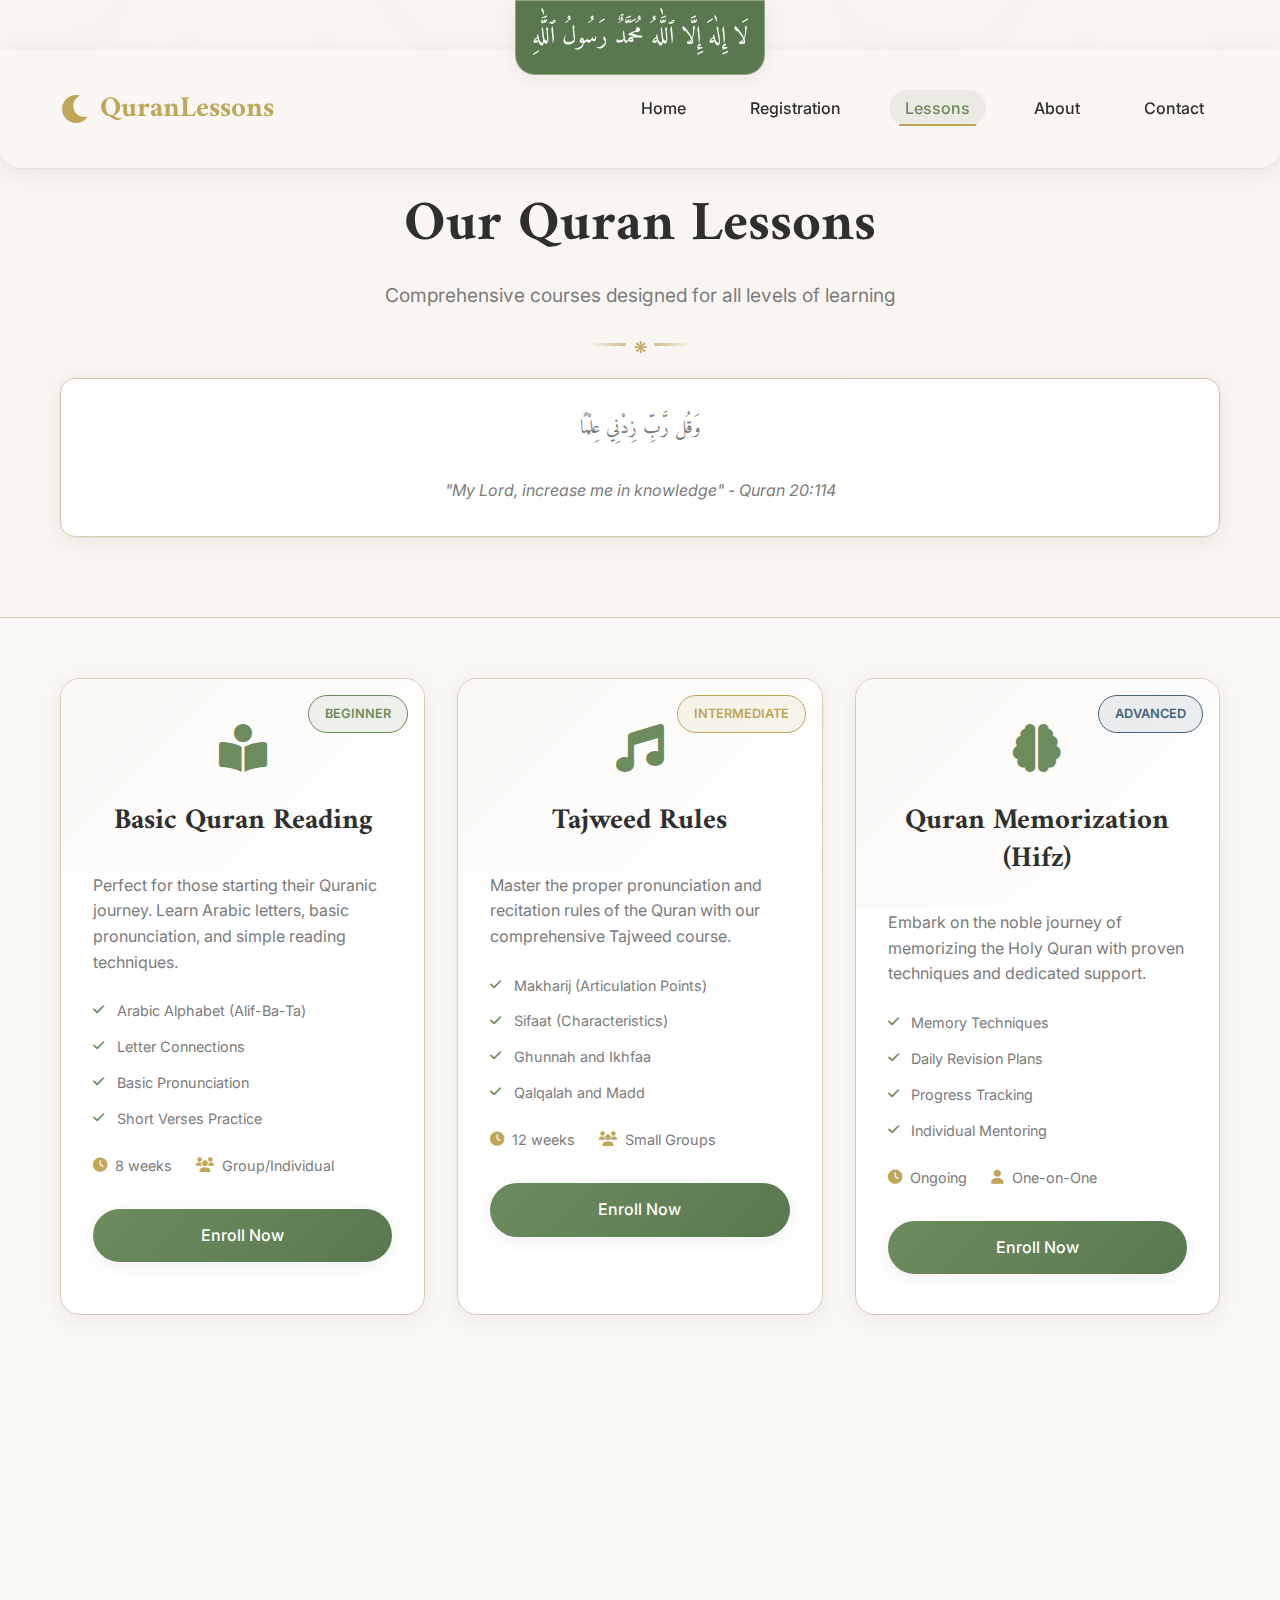
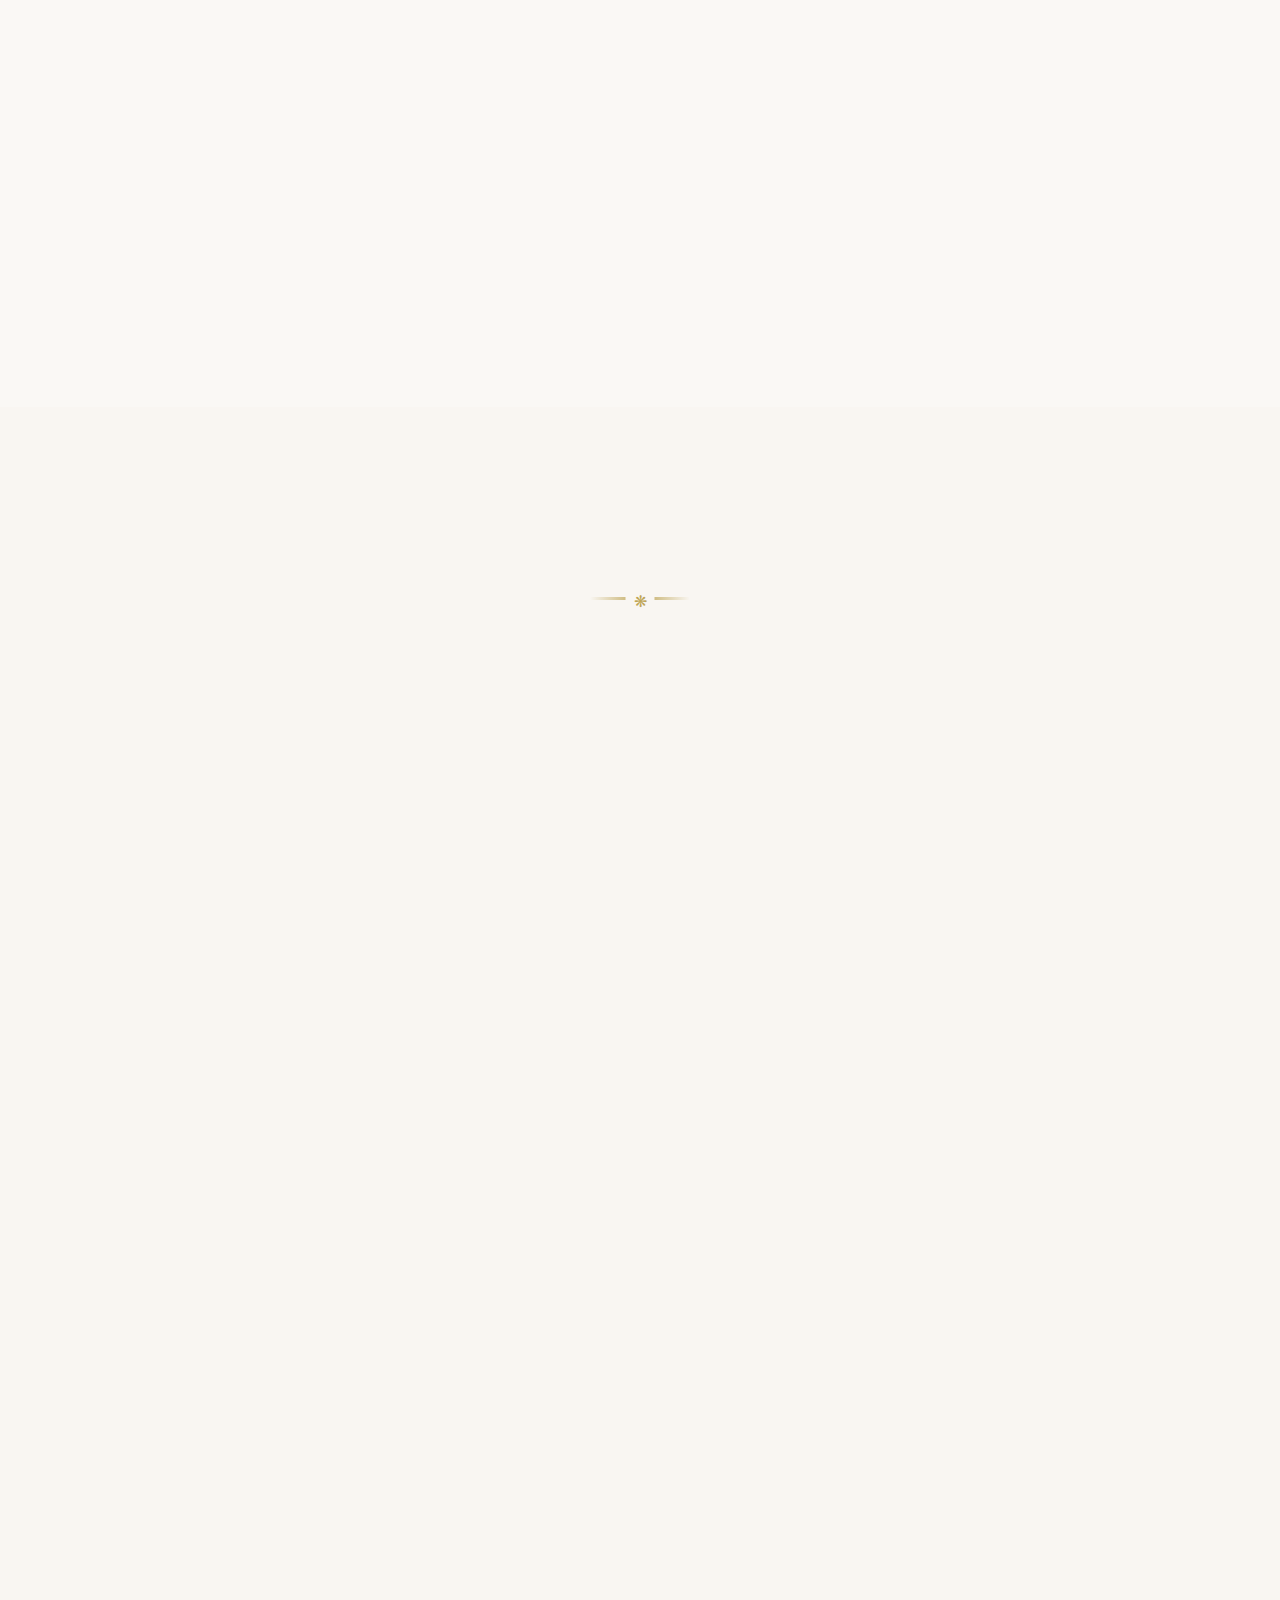
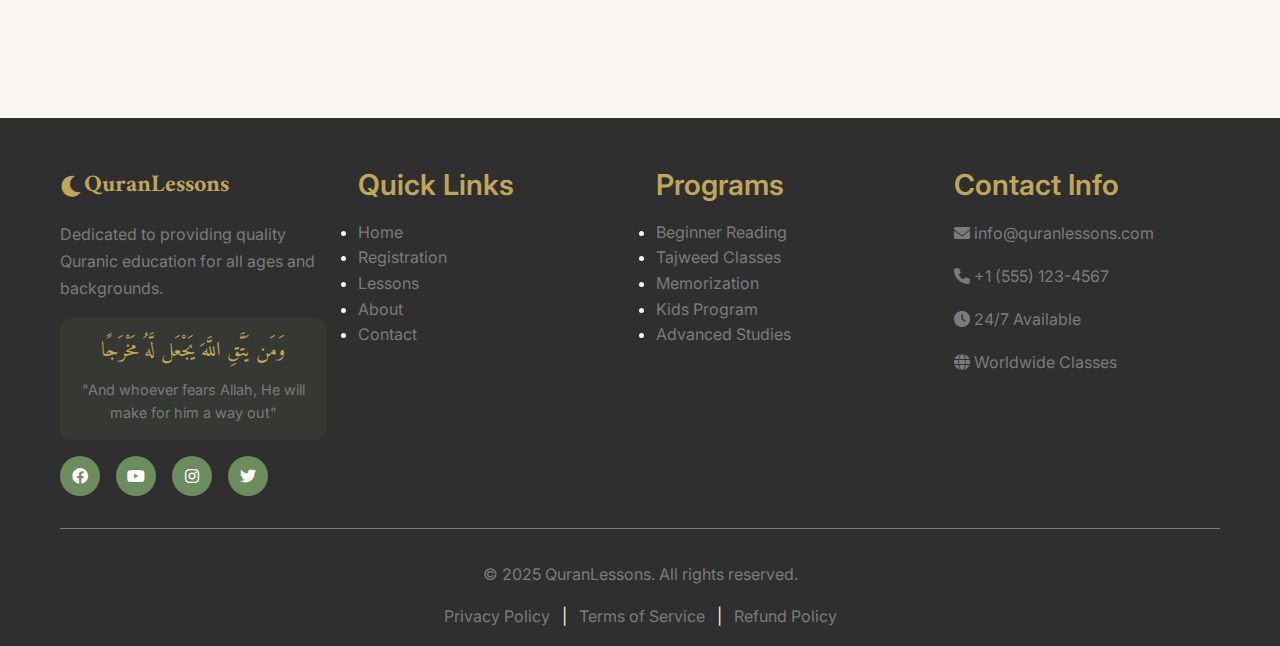
<file: lessons.html>
<!DOCTYPE html>
<html lang="en">
<head>
    <meta charset="UTF-8">
    <meta name="viewport" content="width=device-width, initial-scale=1.0">
    <title>Lessons - QuranLessons</title>
    <link rel="stylesheet" href="css/style.css">
    <link href="https://fonts.googleapis.com/css2?family=Amiri:wght@400;700&family=Inter:wght@300;400;500;600&display=swap" rel="stylesheet">
    <link rel="stylesheet" href="https://cdnjs.cloudflare.com/ajax/libs/font-awesome/6.0.0/css/all.min.css">
</head>
<body>
    <!-- Bismillah Header -->
    <div class="bismillah-header">
<p class="bismillah-text">
  لَا إِلٰهَ إِلَّا ٱللَّٰهُ مُحَمَّدٌ رَسُولُ ٱللَّٰهِ
</p>
    </div>

    <!-- Navigation -->
    <nav class="navbar">
        <div class="nav-container">
            <div class="nav-logo">
                <i class="fas fa-moon"></i>
                <span>QuranLessons</span>
            </div>
            <ul class="nav-menu">
                <li class="nav-item">
                    <a href="index.html" class="nav-link">Home</a>
                </li>
                <li class="nav-item">
                    <a href="registration.html" class="nav-link">Registration</a>
                </li>
                <li class="nav-item">
                    <a href="lessons.html" class="nav-link active">Lessons</a>
                </li>
                <li class="nav-item">
                    <a href="about.html" class="nav-link">About</a>
                </li>
                <li class="nav-item">
                    <a href="contact.html" class="nav-link">Contact</a>
                </li>
            </ul>
            <div class="hamburger">
                <span class="bar"></span>
                <span class="bar"></span>
                <span class="bar"></span>
            </div>
        </div>
    </nav>

    <!-- Main Content with proper spacing -->
    <main class="main-content" style="margin-top: 110px;">
        <!-- Page Header -->
        <section class="page-header">
            <div class="container">
                <div class="page-header-content fade-in-up">
                    <h1>Our Quran Lessons</h1>
                    <p>Comprehensive courses designed for all levels of learning</p>
                    <div class="divider"></div>
                    <div class="arabic-verse">
                        <p>وَقُل رَّبِّ زِدْنِي عِلْمًا</p>
                        <span>"My Lord, increase me in knowledge" - Quran 20:114</span>
                    </div>
                </div>
            </div>
        </section>

        <!-- Lessons Overview -->
        <section class="lessons-overview">
            <div class="container">
                <div class="lessons-grid">
                    <!-- Basic Reading Course -->
                    <div class="lesson-card fade-in-up" data-delay="100">
                        <div class="lesson-header">
                            <div class="lesson-icon">
                                <i class="fas fa-book-reader"></i>
                            </div>
                            <h3>Basic Quran Reading</h3>
                            <div class="lesson-level beginner">Beginner</div>
                        </div>
                        <div class="lesson-content">
                            <p>Perfect for those starting their Quranic journey. Learn Arabic letters, basic pronunciation, and simple reading techniques.</p>
                            <ul class="lesson-features">
                                <li><i class="fas fa-check"></i> Arabic Alphabet (Alif-Ba-Ta)</li>
                                <li><i class="fas fa-check"></i> Letter Connections</li>
                                <li><i class="fas fa-check"></i> Basic Pronunciation</li>
                                <li><i class="fas fa-check"></i> Short Verses Practice</li>
                            </ul>
                            <div class="lesson-details">
                                <span><i class="fas fa-clock"></i> 8 weeks</span>
                                <span><i class="fas fa-users"></i> Group/Individual</span>
                            </div>
                        </div>
                        <div class="lesson-footer">
                            <a href="registration.html" class="btn btn-primary">Enroll Now</a>
                        </div>
                    </div>

                    <!-- Tajweed Course -->
                    <div class="lesson-card fade-in-up" data-delay="200">
                        <div class="lesson-header">
                            <div class="lesson-icon">
                                <i class="fas fa-music"></i>
                            </div>
                            <h3>Tajweed Rules</h3>
                            <div class="lesson-level intermediate">Intermediate</div>
                        </div>
                        <div class="lesson-content">
                            <p>Master the proper pronunciation and recitation rules of the Quran with our comprehensive Tajweed course.</p>
                            <ul class="lesson-features">
                                <li><i class="fas fa-check"></i> Makharij (Articulation Points)</li>
                                <li><i class="fas fa-check"></i> Sifaat (Characteristics)</li>
                                <li><i class="fas fa-check"></i> Ghunnah and Ikhfaa</li>
                                <li><i class="fas fa-check"></i> Qalqalah and Madd</li>
                            </ul>
                            <div class="lesson-details">
                                <span><i class="fas fa-clock"></i> 12 weeks</span>
                                <span><i class="fas fa-users"></i> Small Groups</span>
                            </div>
                        </div>
                        <div class="lesson-footer">
                            <a href="registration.html" class="btn btn-primary">Enroll Now</a>
                        </div>
                    </div>

                    <!-- Memorization Course -->
                    <div class="lesson-card fade-in-up" data-delay="300">
                        <div class="lesson-header">
                            <div class="lesson-icon">
                                <i class="fas fa-brain"></i>
                            </div>
                            <h3>Quran Memorization (Hifz)</h3>
                            <div class="lesson-level advanced">Advanced</div>
                        </div>
                        <div class="lesson-content">
                            <p>Embark on the noble journey of memorizing the Holy Quran with proven techniques and dedicated support.</p>
                            <ul class="lesson-features">
                                <li><i class="fas fa-check"></i> Memory Techniques</li>
                                <li><i class="fas fa-check"></i> Daily Revision Plans</li>
                                <li><i class="fas fa-check"></i> Progress Tracking</li>
                                <li><i class="fas fa-check"></i> Individual Mentoring</li>
                            </ul>
                            <div class="lesson-details">
                                <span><i class="fas fa-clock"></i> Ongoing</span>
                                <span><i class="fas fa-user"></i> One-on-One</span>
                            </div>
                        </div>
                        <div class="lesson-footer">
                            <a href="registration.html" class="btn btn-primary">Enroll Now</a>
                        </div>
                    </div>

                    <!-- Translation Course -->
                    <div class="lesson-card fade-in-up" data-delay="400">
                        <div class="lesson-header">
                            <div class="lesson-icon">
                                <i class="fas fa-language"></i>
                            </div>
                            <h3>Translation & Tafseer</h3>
                            <div class="lesson-level intermediate">Intermediate</div>
                        </div>
                        <div class="lesson-content">
                            <p>Deepen your understanding of Quranic meanings through translation studies and commentary explanations.</p>
                            <ul class="lesson-features">
                                <li><i class="fas fa-check"></i> Word-by-Word Translation</li>
                                <li><i class="fas fa-check"></i> Context and Background</li>
                                <li><i class="fas fa-check"></i> Classical Tafseer</li>
                                <li><i class="fas fa-check"></i> Modern Applications</li>
                            </ul>
                            <div class="lesson-details">
                                <span><i class="fas fa-clock"></i> 16 weeks</span>
                                <span><i class="fas fa-users"></i> Group Sessions</span>
                            </div>
                        </div>
                        <div class="lesson-footer">
                            <a href="registration.html" class="btn btn-primary">Enroll Now</a>
                        </div>
                    </div>

                    <!-- Kids Program -->
                    <div class="lesson-card fade-in-up" data-delay="500">
                        <div class="lesson-header">
                            <div class="lesson-icon">
                                <i class="fas fa-child"></i>
                            </div>
                            <h3>Kids Quran Program</h3>
                            <div class="lesson-level beginner">Kids (5-12)</div>
                        </div>
                        <div class="lesson-content">
                            <p>Fun and engaging Quran lessons specially designed for children with interactive activities and games.</p>
                            <ul class="lesson-features">
                                <li><i class="fas fa-check"></i> Interactive Learning</li>
                                <li><i class="fas fa-check"></i> Islamic Stories</li>
                                <li><i class="fas fa-check"></i> Basic Duas</li>
                                <li><i class="fas fa-check"></i> Moral Values</li>
                            </ul>
                            <div class="lesson-details">
                                <span><i class="fas fa-clock"></i> 10 weeks</span>
                                <span><i class="fas fa-users"></i> Small Groups</span>
                            </div>
                        </div>
                        <div class="lesson-footer">
                            <a href="registration.html" class="btn btn-primary">Enroll Now</a>
                        </div>
                    </div>

                    <!-- Comprehensive Course -->
                    <div class="lesson-card fade-in-up" data-delay="600">
                        <div class="lesson-header">
                            <div class="lesson-icon">
                                <i class="fas fa-star"></i>
                            </div>
                            <h3>Comprehensive Course</h3>
                            <div class="lesson-level all-levels">All Levels</div>
                        </div>
                        <div class="lesson-content">
                            <p>Complete Quranic education covering reading, Tajweed, memorization, and understanding in one program.</p>
                            <ul class="lesson-features">
                                <li><i class="fas fa-check"></i> All Course Components</li>
                                <li><i class="fas fa-check"></i> Flexible Progression</li>
                                <li><i class="fas fa-check"></i> Regular Assessments</li>
                                <li><i class="fas fa-check"></i> Certificate Upon Completion</li>
                            </ul>
                            <div class="lesson-details">
                                <span><i class="fas fa-clock"></i> 24 weeks</span>
                                <span><i class="fas fa-users"></i> Mixed Format</span>
                            </div>
                        </div>
                        <div class="lesson-footer">
                            <a href="registration.html" class="btn btn-primary btn-featured">Enroll Now</a>
                        </div>
                    </div>
                </div>
            </div>
        </section>

        <!-- Schedule Section -->
        <section class="schedule-section">
            <div class="container">
                <div class="section-header">
                    <h2 class="fade-in-up">Class Schedule</h2>
                    <p class="fade-in-up" data-delay="100">Choose the time that works best for you</p>
                    <div class="divider"></div>
                </div>
                
                <div class="schedule-grid fade-in-up" data-delay="200">
                    <div class="schedule-card">
                        <h3>Morning Sessions</h3>
                        <div class="time-slots">
                            <div class="time-slot">
                                <span class="time">9:00 AM - 10:30 AM</span>
                                <span class="course">Basic Reading</span>
                            </div>
                            <div class="time-slot">
                                <span class="time">10:45 AM - 12:15 PM</span>
                                <span class="course">Tajweed</span>
                            </div>
                        </div>
                    </div>
                    
                    <div class="schedule-card">
                        <h3>Afternoon Sessions</h3>
                        <div class="time-slots">
                            <div class="time-slot">
                                <span class="time">2:00 PM - 3:30 PM</span>
                                <span class="course">Translation</span>
                            </div>
                            <div class="time-slot">
                                <span class="time">3:45 PM - 5:15 PM</span>
                                <span class="course">Kids Program</span>
                            </div>
                        </div>
                    </div>
                    
                    <div class="schedule-card">
                        <h3>Evening Sessions</h3>
                        <div class="time-slots">
                            <div class="time-slot">
                                <span class="time">6:00 PM - 7:30 PM</span>
                                <span class="course">Comprehensive</span>
                            </div>
                            <div class="time-slot">
                                <span class="time">7:45 PM - 9:15 PM</span>
                                <span class="course">Memorization</span>
                            </div>
                        </div>
                    </div>
                </div>
                
                <div class="schedule-note fade-in-up" data-delay="300">
                    <div class="arabic-verse">
                        <p>وَاذْكُر رَّبَّكَ فِي نَفْسِكَ تَضَرُّعًا وَخِيفَةً</p>
                        <span>"And remember your Lord within yourself in humility and in fear" - Quran 7:205</span>
                    </div>
                </div>
            </div>
        </section>

        <!-- CTA Section -->
        <section class="cta">
            <div class="container">
                <div class="cta-content fade-in-up">
                    <h2>Ready to Start Your Journey?</h2>
                    <p>Register today and begin your path to Quranic mastery</p>
                    <div class="arabic-verse">
                        <p>وَمَن يَتَّقِ اللَّهَ يَجْعَل لَّهُ مَخْرَجًا</p>
                        <span>"And whoever fears Allah, He will make for him a way out" - Quran 65:2</span>
                    </div>
                    <a href="registration.html" class="btn btn-primary">Register Now</a>
                </div>
            </div>
        </section>
    </main>

    <!-- Footer -->
    <footer class="footer">
        <div class="container">
            <div class="footer-content">
                <div class="footer-section">
                    <div class="footer-logo">
                        <i class="fas fa-moon"></i>
                        <span>QuranLessons</span>
                    </div>
                    <p>Dedicated to providing quality Quranic education for all ages and backgrounds.</p>
                    <div class="arabic-verse-footer">
                        <p>وَمَن يَتَّقِ اللَّهَ يَجْعَل لَّهُ مَخْرَجًا</p>
                        <span>"And whoever fears Allah, He will make for him a way out"</span>
                    </div>
                    <div class="social-links">
                        <a href="#"><i class="fab fa-facebook"></i></a>
                        <a href="#"><i class="fab fa-youtube"></i></a>
                        <a href="#"><i class="fab fa-instagram"></i></a>
                        <a href="#"><i class="fab fa-twitter"></i></a>
                    </div>
                </div>
                
                <div class="footer-section">
                    <h3>Quick Links</h3>
                    <ul>
                        <li><a href="index.html">Home</a></li>
                        <li><a href="registration.html">Registration</a></li>
                        <li><a href="lessons.html">Lessons</a></li>
                        <li><a href="about.html">About</a></li>
                        <li><a href="contact.html">Contact</a></li>
                    </ul>
                </div>
                
                <div class="footer-section">
                    <h3>Programs</h3>
                    <ul>
                        <li><a href="lessons.html#beginner">Beginner Reading</a></li>
                        <li><a href="lessons.html#tajweed">Tajweed Classes</a></li>
                        <li><a href="lessons.html#hifz">Memorization</a></li>
                        <li><a href="lessons.html#kids">Kids Program</a></li>
                        <li><a href="lessons.html#advanced">Advanced Studies</a></li>
                    </ul>
                </div>
                
                <div class="footer-section">
                    <h3>Contact Info</h3>
                    <div class="contact-info">
                        <p><i class="fas fa-envelope"></i> info@quranlessons.com</p>
                        <p><i class="fas fa-phone"></i> +1 (555) 123-4567</p>
                        <p><i class="fas fa-clock"></i> 24/7 Available</p>
                        <p><i class="fas fa-globe"></i> Worldwide Classes</p>
                    </div>
                </div>
            </div>
            
            <div class="footer-bottom">
                <p>&copy; 2025 QuranLessons. All rights reserved.</p>
                <div class="footer-links">
                    <a href="#">Privacy Policy</a>
                    <span>|</span>
                    <a href="#">Terms of Service</a>
                    <span>|</span>
                    <a href="#">Refund Policy</a>
                </div>
            </div>
        </div>
    </footer>

    <script src="js/main.js"></script>
</body>
</html>
</file>
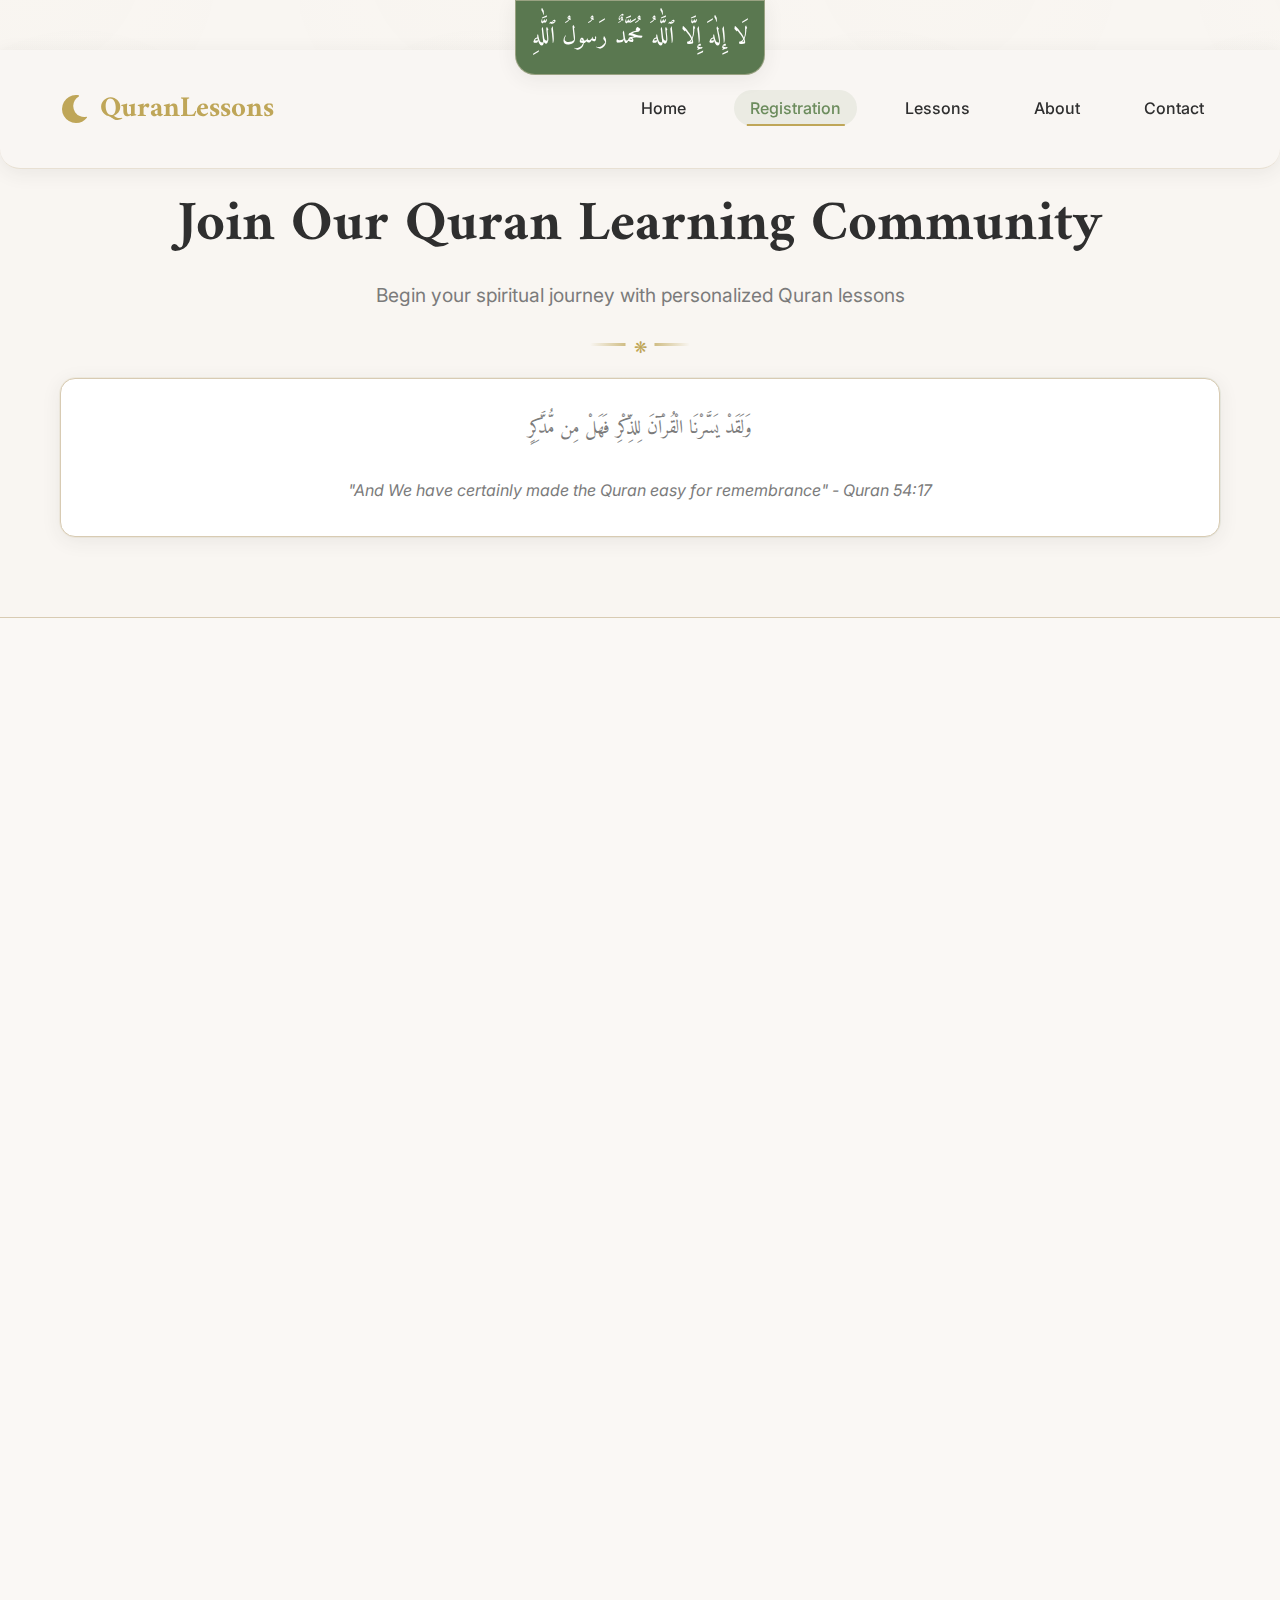
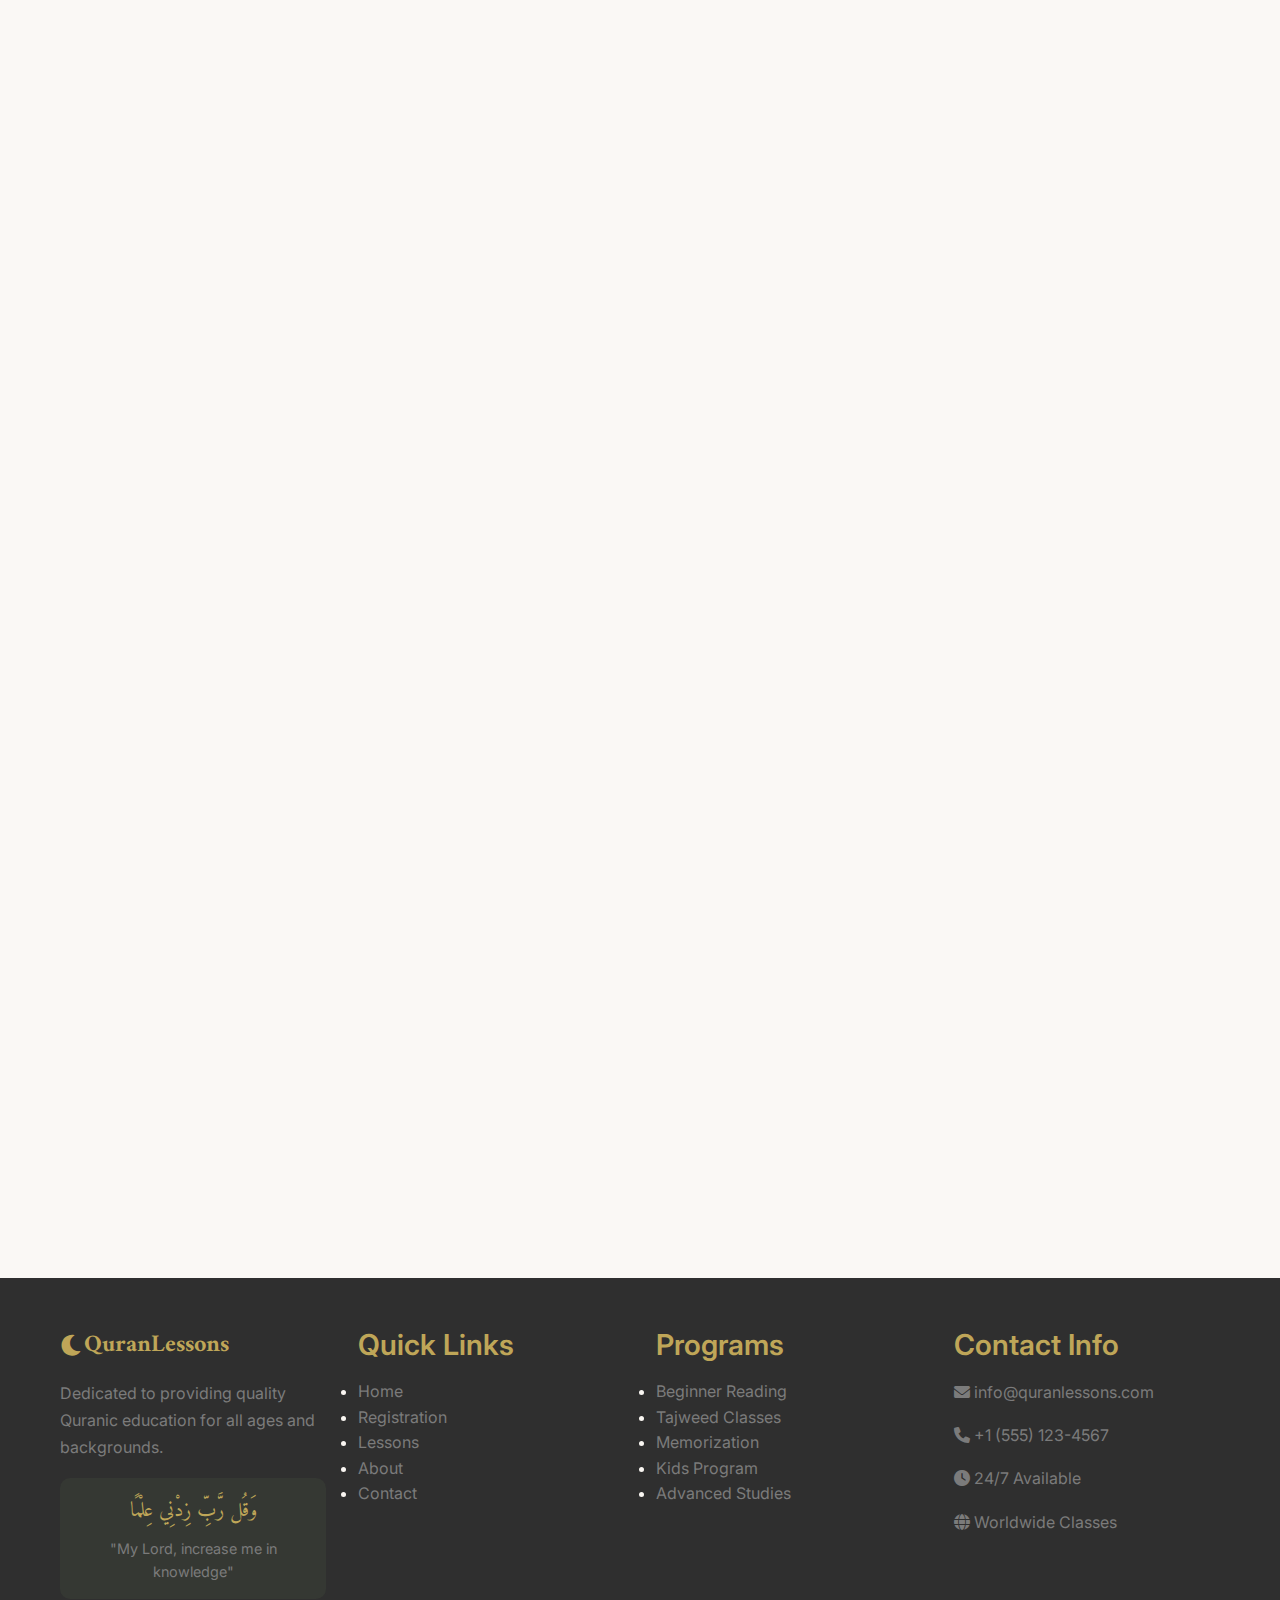
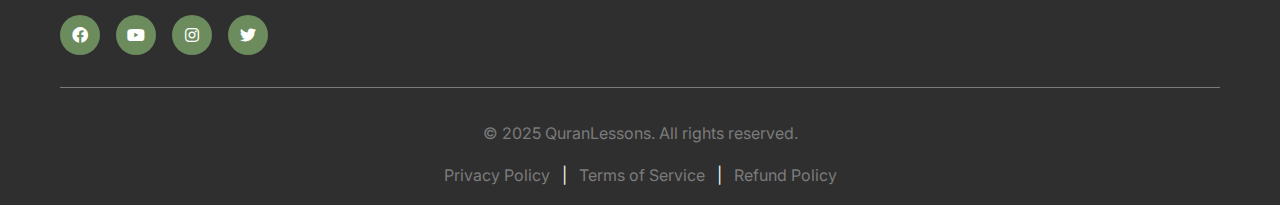
<file: registration.html>
<!DOCTYPE html>
<html lang="en">
<head>
    <meta charset="UTF-8">
    <meta name="viewport" content="width=device-width, initial-scale=1.0">
    <title>Registration - QuranLessons</title>
    <link rel="stylesheet" href="css/style.css">
    <link href="https://fonts.googleapis.com/css2?family=Amiri:wght@400;700&family=Inter:wght@300;400;500;600&display=swap" rel="stylesheet">
    <link rel="stylesheet" href="https://cdnjs.cloudflare.com/ajax/libs/font-awesome/6.0.0/css/all.min.css">
</head>
<body>
    <!-- Bismillah Header -->
    <div class="bismillah-header">
<p class="bismillah-text">
  لَا إِلٰهَ إِلَّا ٱللَّٰهُ مُحَمَّدٌ رَسُولُ ٱللَّٰهِ
</p>
    </div>

    <!-- Navigation -->
    <nav class="navbar">
        <div class="nav-container">
            <div class="nav-logo">
                <i class="fas fa-moon"></i>
                <span>QuranLessons</span>
            </div>
            <ul class="nav-menu">
                <li class="nav-item">
                    <a href="index.html" class="nav-link">Home</a>
                </li>
                <li class="nav-item">
                    <a href="registration.html" class="nav-link active">Registration</a>
                </li>
                <li class="nav-item">
                    <a href="lessons.html" class="nav-link">Lessons</a>
                </li>
                <li class="nav-item">
                    <a href="about.html" class="nav-link">About</a>
                </li>
                <li class="nav-item">
                    <a href="contact.html" class="nav-link">Contact</a>
                </li>
            </ul>
            <div class="hamburger">
                <span class="bar"></span>
                <span class="bar"></span>
                <span class="bar"></span>
            </div>
        </div>
    </nav>

    <!-- Main Content with proper spacing -->
    <main class="main-content" style="margin-top: 110px;">
        <!-- Page Header -->
        <section class="page-header">
            <div class="container">
                <div class="page-header-content fade-in-up">
                    <h1>Join Our Quran Learning Community</h1>
                    <p>Begin your spiritual journey with personalized Quran lessons</p>
                    <div class="divider"></div>
                    <div class="arabic-verse">
                        <p>وَلَقَدْ يَسَّرْنَا الْقُرْآنَ لِلذِّكْرِ فَهَلْ مِن مُّدَّكِرٍ</p>
                        <span>"And We have certainly made the Quran easy for remembrance" - Quran 54:17</span>
                    </div>
                </div>
            </div>
        </section>

        <!-- Registration Form Section -->
        <section class="registration-section">
            <div class="container">
                <div class="registration-container fade-in-up">
                    <div class="registration-header">
                        <div class="header-icon">
                        </div>
                        <h2>Student Registration</h2>
                    </div>

                    <form id="registrationForm" class="registration-form">
                        <!-- Personal Information Card -->
                        <div class="form-card">
                            <div class="card-header">
                                <h3><i class="fas fa-user"></i> Personal Information</h3>
                            </div>
                            <div class="card-content">
                                <div class="form-row">
                                    <div class="form-group">
                                        <label for="firstName">First Name *</label>
                                        <input type="text" id="firstName" name="firstName" required>
                                        <span class="error-message"></span>
                                    </div>
                                    
                                    <div class="form-group">
                                        <label for="lastName">Last Name *</label>
                                        <input type="text" id="lastName" name="lastName" required>
                                        <span class="error-message"></span>
                                    </div>
                                </div>

                                <div class="form-row">
                                    <div class="form-group">
                                        <label for="email">Email Address *</label>
                                        <input type="email" id="email" name="email" required>
                                        <span class="error-message"></span>
                                    </div>
                                    
                                    <div class="form-group">
                                        <label for="phone">Phone Number(Whatsapp) *</label>
                                        <input type="tel" id="phone" name="phone" required>
                                        <span class="error-message"></span>
                                    </div>
                                </div>

                                <div class="form-row">
                                    <div class="form-group">
                                        <label for="age">Age Group *</label>
                                        <select id="age" name="age" required>
                                            <option value="">Select Age Group</option>
                                            <option value="5-10">5-10 years</option>
                                            <option value="11-17">11-17 years</option>
                                            <option value="18-30">18-30 years</option>
                                            <option value="31-50">31-50 years</option>
                                            <option value="50+">50+ years</option>
                                        </select>
                                        <span class="error-message"></span>
                                    </div>
                                    
                                    <div class="form-group">
                                        <label for="gender">Gender *</label>
                                        <select id="gender" name="gender" required>
                                            <option value="">Select Gender</option>
                                            <option value="male">Male</option>
                                            <option value="female">Female</option>
                                        </select>
                                        <span class="error-message"></span>
                                    </div>
                                </div>
                            </div>
                        </div>

                        <!-- Learning Preferences Card -->
                        <div class="form-card">
                            <div class="card-header">
                                <h3><i class="fas fa-book-quran"></i> Learning Preferences</h3>
                            </div>
                            <div class="card-content">
                                <div class="form-group">
                                    <label for="currentLevel">Current Quran Knowledge Level *</label>
                                    <select id="currentLevel" name="currentLevel" required>
                                        <option value="">Select Your Level</option>
                                        <option value="beginner">Beginner (Cannot read Arabic)</option>
                                        <option value="basic">Basic (Can read with difficulty)</option>
                                        <option value="intermediate">Intermediate (Can read fluently)</option>
                                        <option value="advanced">Advanced (Know Tajweed rules)</option>
                                        <option value="hafiz">Hafiz/Hafiza</option>
                                    </select>
                                    <span class="error-message"></span>
                                </div>

                                <div class="form-group">
                                    <label for="learningGoals">Learning Goals *</label>
                                    <select id="learningGoals" name="learningGoals" required>
                                        <option value="">Select Your Goal</option>
                                        <option value="basic-reading">Learn to read Quran</option>
                                        <option value="tajweed">Learn Tajweed rules</option>
                                        <option value="memorization">Memorize specific Surahs</option>
                                        <option value="full-memorization">Complete Quran memorization</option>
                                        <option value="arabic-understanding">Understand Arabic meanings</option>
                                    </select>
                                    <span class="error-message"></span>
                                </div>

                                <div class="form-row">
                                    <div class="form-group">
                                        <label for="preferredTime">Preferred Class Time *</label>
                                        <select id="preferredTime" name="preferredTime" required>
                                            <option value="">Select Time</option>
                                            <option value="morning">Morning (6:00 AM - 12:00 PM)</option>
                                            <option value="afternoon">Afternoon (12:00 PM - 6:00 PM)</option>
                                            <option value="evening">Evening (6:00 PM - 9:00 PM)</option>
                                            <option value="night">Night (9:00 PM - 11:00 PM)</option>
                                        </select>
                                        <span class="error-message"></span>
                                    </div>
                                    
                                    <div class="form-group">
                                        <label for="timezone">Your Timezone *</label>
                                        <select id="timezone" name="timezone" required>
                                            <option value="">Select Timezone</option>
                                            <option value="GMT">GMT (London)</option>
                                            <option value="EST">EST (New York)</option>
                                            <option value="PST">PST (Los Angeles)</option>
                                            <option value="IST">IST (India)</option>
                                            <option value="GST">GST (Dubai)</option>
                                            <option value="PKT">PKT (Pakistan)</option>
                                            <option value="other">Other</option>
                                        </select>
                                        <span class="error-message"></span>
                                    </div>
                                </div>

                                <div class="form-group">
                                    <label>Preferred Session Frequency *</label>
                                    <div class="radio-grid">
                                        <div class="radio-option">
                                            <input type="radio" id="daily" name="sessionFrequency" value="daily" required>
                                            <label for="daily">
                                                <div class="radio-content">
                                                    <i class="fas fa-calendar-day"></i>
                                                    <span>Daily (7 days/week)</span>
                                                </div>
                                            </label>
                                        </div>
                                        <div class="radio-option">
                                            <input type="radio" id="frequent" name="sessionFrequency" value="frequent" required>
                                            <label for="frequent">
                                                <div class="radio-content">
                                                    <i class="fas fa-calendar-week"></i>
                                                    <span>Frequent (5 days/week)</span>
                                                </div>
                                            </label>
                                        </div>
                                        <div class="radio-option">
                                            <input type="radio" id="regular" name="sessionFrequency" value="regular" required>
                                            <label for="regular">
                                                <div class="radio-content">
                                                    <i class="fas fa-calendar-alt"></i>
                                                    <span>Regular (3 days/week)</span>
                                                </div>
                                            </label>
                                        </div>
                                        <div class="radio-option">
                                            <input type="radio" id="weekend" name="sessionFrequency" value="weekend" required>
                                            <label for="weekend">
                                                <div class="radio-content">
                                                    <i class="fas fa-calendar"></i>
                                                    <span>Weekend only</span>
                                                </div>
                                            </label>
                                        </div>
                                    </div>
                                    <span class="error-message"></span>
                                </div>
                            </div>
                        </div>

                        <!-- Additional Information Card -->
                        <div class="form-card">
                            <div class="card-header">
                                <h3><i class="fas fa-info-circle"></i> Additional Information</h3>
                            </div>
                            <div class="card-content">
                                <div class="form-group">
                                    <label for="previousExperience">Previous Quran Learning Experience</label>
                                    <textarea id="previousExperience" name="previousExperience" rows="3" placeholder="Tell us about your previous experience with Quran learning (optional)"></textarea>
                                </div>

                                <div class="form-group">
                                    <label for="specialRequests">Special Requests or Comments</label>
                                    <textarea id="specialRequests" name="specialRequests" rows="3" placeholder="Any special requirements or additional information you'd like to share (optional)"></textarea>
                                </div>

                                <div class="checkbox-group">
                                    <div class="checkbox-option">
                                        <input type="checkbox" id="newsletter" name="newsletter">
                                        <label for="newsletter">
                                            <div class="checkbox-content">
                                                <i class="fas fa-envelope"></i>
                                                <span>Subscribe to our newsletter for Islamic content and updates</span>
                                            </div>
                                        </label>
                                    </div>

                                    <div class="checkbox-option">
                                        <input type="checkbox" id="terms" name="terms" required>
                                        <label for="terms">
                                            <div class="checkbox-content">
                                                <i class="fas fa-file-contract"></i>
                                                <span>I agree to the <a href="#" class="terms-link">Terms and Conditions</a> *</span>
                                            </div>
                                        </label>
                                        <span class="error-message"></span>
                                    </div>
                                </div>
                            </div>
                        </div>

                        <!-- Submit Button -->
                        <div class="form-submit">
                            <button type="submit" class="btn btn-primary btn-large">
                                <i class="fas fa-paper-plane"></i>
                                Submit Registration
                            </button>
                            <p class="submit-note">Our team will contact you within 24 hours</p>
                        </div>
                    </form>

                    <!-- Success Message -->
                    <div id="successMessage" class="success-card" style="display: none;">
                        <div class="success-content">
                            <div class="success-icon">
                                <i class="fas fa-check-circle"></i>
                            </div>
                            <h3>Registration Successful!</h3>
                            <p>Thank you for registering. Our team will contact you within 24 hours to schedule your first lesson.</p>
                            <div class="arabic-verse">
                                <p>بَارَكَ اللَّهُ فِيكَ</p>
                                <span>May Allah bless you</span>
                            </div>
                            <a href="index.html" class="btn btn-secondary">Return to Home</a>
                        </div>
                    </div>
                </div>
            </div>
        </section>
    </main>

    <!-- Footer -->
    <footer class="footer">
        <div class="container">
            <div class="footer-content">
                <div class="footer-section">
                    <div class="footer-logo">
                        <i class="fas fa-moon"></i>
                        <span>QuranLessons</span>
                    </div>
                    <p>Dedicated to providing quality Quranic education for all ages and backgrounds.</p>
                    <div class="arabic-verse-footer">
                        <p>وَقُل رَّبِّ زِدْنِي عِلْمًا</p>
                        <span>"My Lord, increase me in knowledge"</span>
                    </div>
                    <div class="social-links">
                        <a href="#"><i class="fab fa-facebook"></i></a>
                        <a href="#"><i class="fab fa-youtube"></i></a>
                        <a href="#"><i class="fab fa-instagram"></i></a>
                        <a href="#"><i class="fab fa-twitter"></i></a>
                    </div>
                </div>
                
                <div class="footer-section">
                    <h3>Quick Links</h3>
                    <ul>
                        <li><a href="index.html">Home</a></li>
                        <li><a href="registration.html">Registration</a></li>
                        <li><a href="lessons.html">Lessons</a></li>
                        <li><a href="about.html">About</a></li>
                        <li><a href="contact.html">Contact</a></li>
                    </ul>
                </div>
                
                <div class="footer-section">
                    <h3>Programs</h3>
                    <ul>
                        <li><a href="lessons.html#beginner">Beginner Reading</a></li>
                        <li><a href="lessons.html#tajweed">Tajweed Classes</a></li>
                        <li><a href="lessons.html#hifz">Memorization</a></li>
                        <li><a href="lessons.html#kids">Kids Program</a></li>
                        <li><a href="lessons.html#advanced">Advanced Studies</a></li>
                    </ul>
                </div>
                
                <div class="footer-section">
                    <h3>Contact Info</h3>
                    <div class="contact-info">
                        <p><i class="fas fa-envelope"></i> info@quranlessons.com</p>
                        <p><i class="fas fa-phone"></i> +1 (555) 123-4567</p>
                        <p><i class="fas fa-clock"></i> 24/7 Available</p>
                        <p><i class="fas fa-globe"></i> Worldwide Classes</p>
                    </div>
                </div>
            </div>
            
            <div class="footer-bottom">
                <p>&copy; 2025 QuranLessons. All rights reserved.</p>
                <div class="footer-links">
                    <a href="#">Privacy Policy</a>
                    <span>|</span>
                    <a href="#">Terms of Service</a>
                    <span>|</span>
                    <a href="#">Refund Policy</a>
                </div>
            </div>
        </div>
    </footer>

    <script src="js/main.js"></script>
</body>
</html>
</file>
<file: css/style.css>
/* Reset and Base Styles */
* {
    margin: 0;
    padding: 0;
    box-sizing: border-box;
}

:root {
    /* Universal Islamic-Inspired Color Theme */
    --sand-white: #f9f6f2;
    --olive-green: #6c8c5d;
    --moroccan-blue: #44647c;
    --charcoal: #2f2f2f;
    --cool-gray: #7b7b7b;
    --sandstone: #d8cbb3;
    --gold-ochre: #bfa658;
    
    /* Additional Supporting Colors */
    --pure-white: #ffffff;
    --light-sand: #faf8f5;
    --deep-olive: #5a7850;
    --soft-blue: #5a7294;
    --warm-gray: #666666;
    --light-gold: #d4bd6b;
    
    /* Main Color Assignments */
    --bg-primary: var(--sand-white);
    --bg-secondary: var(--light-sand);
    --bg-tertiary: var(--pure-white);
    --surface-color: var(--pure-white);
    
    --text-primary: var(--charcoal);
    --text-secondary: var(--cool-gray);
    --text-accent: var(--olive-green);
    
    --accent-primary: var(--olive-green);
    --accent-secondary: var(--moroccan-blue);
    --accent-gold: var(--gold-ochre);
    
    --border-color: var(--sandstone);
    --border-light: rgba(216, 203, 179, 0.5);
    
    /* Typography */
    --font-arabic: 'Amiri', 'Noto Sans Arabic', serif;
    --font-primary: 'Inter', 'Poppins', sans-serif;
    
    /* Spacing & Effects */
    --section-padding: 80px 0;
    --container-padding: 0 20px;
    --transition: all 0.3s ease;
    --shadow-soft: 0 4px 20px rgba(47, 47, 47, 0.08);
    --shadow-elevated: 0 8px 30px rgba(47, 47, 47, 0.12);
}

html {
    scroll-behavior: smooth;
}

body {
    font-family: var(--font-primary);
    line-height: 1.6;
    color: var(--text-primary);
    background: var(--bg-primary);
    overflow-x: hidden;
}

/* Subtle Islamic Pattern Background */
body::before {
    content: '';
    position: fixed;
    top: 0;
    left: 0;
    width: 100%;
    height: 100%;
    background-image: 
        radial-gradient(circle at 20% 50%, rgba(108, 140, 93, 0.02) 0%, transparent 50%),
        radial-gradient(circle at 80% 20%, rgba(68, 100, 124, 0.02) 0%, transparent 50%),
        radial-gradient(circle at 40% 80%, rgba(191, 166, 88, 0.01) 0%, transparent 50%);
    background-size: 400px 400px, 500px 500px, 450px 450px;
    background-position: 0 0, 200px 100px, 300px 50px;
    animation: gentleFloat 40s ease-in-out infinite;
    z-index: -1;
    pointer-events: none;
}
.hero-content{
   
    margin-top: 110px; /* Space for Bismillah (50px) + Navbar (60px) */
}
/* Fix for page content hiding under headers */
.main-content {
    margin-top: 110px; /* Space for Bismillah (50px) + Navbar (60px) */
}

/* Bismillah Header with scroll behavior */
.bismillah-header {
    position: fixed;
    top: 0;
    left: 50%;
    transform: translateX(-50%);
    z-index: 1001;
    padding: 1rem 1rem 0rem 1rem;
    background: #5a7850; /* Deep Olive */
    border-radius: 0 0 20px 20px;
    border: 1px solid var(--border-light);
    box-shadow: var(--shadow-soft);
    transition: transform 0.3s ease, opacity 0.3s ease;
    overflow: visible;
}

/* Hide Bismillah when scrolling */
.bismillah-header.hidden {
    transform: translateX(-50%) translateY(-100%);
    opacity: 0;
}

/* Left side blur wing */
.bismillah-header::before {
}

/* Right side blur wing */
.bismillah-header::after {
}

.bismillah-text{
    font-family: var(--font-arabic);
    font-size: 1.5rem;
    color: var(--pure-white);
    text-align: middle;
    padding: 0 auto;
    
}


/* Navigation with dynamic positioning */
.navbar {
    position: fixed;
    top: 50px; /* Default position below Bismillah */
    left: 0;
    right: 0;
    z-index: 1000;
    background: rgba(249, 246, 242, 0.95);
    padding: 0rem 0;
    border-radius: 0px 0px 20px 20px;
    transition: top 0.3s ease, box-shadow 0.3s ease;
    border-bottom: 1px solid var(--border-light);
    box-shadow: var(--shadow-soft);
}

/* When Bismillah is hidden, move navbar to top */
.navbar.bismillah-hidden {
    top: 0;
    box-shadow: var(--shadow-elevated);
}

/* Dynamic margin for main content */
.main-content {
    margin-top: 110px; /* Default with both headers visible */
    transition: margin-top 0.3s ease;
    
}

/* When Bismillah is hidden, reduce top margin */
.main-content.bismillah-hidden {
    margin-top: 60px; /* Only navbar height */
}

/* Container */
.container {
    max-width: 1200px;
    margin: 0 auto;
    padding: var(--container-padding);
    
}

/* Modern Typography */
h1, h2, h3, h4, h5, h6 {
    font-weight: 600;
    line-height: 1.3;
    margin-bottom: 1rem;
    color: var(--text-primary);
}

h1 {
    font-size: 3.5rem;
    font-family: var(--font-arabic);
    color: var(--text-primary);
}

h2 {
    font-size: 2.5rem;
    font-family: var(--font-arabic);
    color: var(--text-primary);
    position: relative;
}

h2::after {
    content: '';
    position: absolute;
    bottom: -8px;
    left: 50%;
    transform: translateX(-50%);
    width: 60px;
    height: 2px;
    background: linear-gradient(90deg, transparent, var(--accent-gold), transparent);
}

h3 {
    font-size: 1.8rem;
    color: var(--text-primary);
}

h4 {
    font-size: 1.4rem;
    color: var(--text-primary);
}

p {
    margin-bottom: 1rem;
    color: var(--text-secondary);
    line-height: 1.7;
}

a {
    text-decoration: none;
    color: inherit;
    transition: var(--transition);
}

/* Modern Buttons */
.btn {
    display: inline-block;
    padding: 14px 32px;
    border-radius: 50px;
    text-decoration: none;
    font-weight: 500;
    text-align: center;
    cursor: pointer;
    border: none;
    transition: var(--transition);
    position: relative;
    overflow: hidden;
    font-size: 1rem;
    box-shadow: var(--shadow-soft);
}

.btn::before {
    content: '';
    position: absolute;
    top: 0;
    left: -100%;
    width: 100%;
    height: 100%;
    background: linear-gradient(90deg, transparent, rgba(255,255,255,0.2), transparent);
    transition: var(--transition);
}

.btn:hover::before {
    left: 100%;
}

.btn-primary {
    background: linear-gradient(135deg, var(--accent-primary), var(--deep-olive));
    color: var(--pure-white);
}

.btn-primary:hover {
    transform: translateY(-3px);
    box-shadow: var(--shadow-elevated);
    background: linear-gradient(135deg, var(--deep-olive), var(--accent-primary));
}

.btn-secondary {
    background: var(--pure-white);
    color: var(--accent-primary);
    border: 2px solid var(--accent-primary);
}

.btn-secondary:hover {
    background: var(--accent-primary);
    color: var(--pure-white);
    transform: translateY(-3px);
    box-shadow: var(--shadow-elevated);
}

/* Modern Navigation */
.navbar {
    position: fixed;
    top: 50px; /* Space for Bismillah */
    left: 0;
    right: 0;
    z-index: 1000;
    background: rgba(249, 246, 242, 0.95);
    backdrop-filter: blur(15px);
    padding: 1rem 0;
    transition: var(--transition);
    border-bottom: 1px solid var(--border-light);
    box-shadow: var(--shadow-soft);
}

.nav-container {
    max-width: 1200px;
    margin: 0 auto;
    padding: 20px 20px;
    display: flex;
    justify-content: space-between;
    align-items: center;
}

.nav-logo {
    display: flex;
    align-items: center;
    font-family: var(--font-arabic);
    font-size: 1.8rem;
    font-weight: 700;
    color: var(--accent-gold);
}

.nav-logo i {
    margin-right: 0.5rem;
    font-size: 2rem;
    color: var(--accent-gold);
}

.nav-menu {
    display: flex;
    list-style: none;
    margin: 0;
    padding: 0;
}

.nav-item {
    margin-left: 2rem;
}

.nav-link {
    color: var(--text-primary);
    font-weight: 500;
    padding: 0.5rem 1rem;
    border-radius: 25px;
    transition: var(--transition);
    position: relative;
}

.nav-link::after {
    content: '';
    position: absolute;
    bottom: 0;
    left: 50%;
    transform: translateX(-50%);
    width: 0;
    height: 2px;
    background: var(--accent-gold);
    transition: var(--transition);
}

.nav-link:hover::after,
.nav-link.active::after {
    width: 80%;
}

.nav-link:hover,
.nav-link.active {
    color: var(--accent-primary);
    background: rgba(108, 140, 93, 0.1);
}

.hamburger {
    display: none;
    flex-direction: column;
    cursor: pointer;
}

.bar {
    width: 25px;
    height: 3px;
    background: var(--text-primary);
    margin: 3px 0;
    transition: var(--transition);
}

/* Hero Section */
.hero {
    height: 100vh;
    position: relative;
    display: flex;
    align-items: center;
    justify-content: center;
    background: linear-gradient(135deg, rgba(249, 246, 242, 0.9) 0%, rgba(250, 248, 245, 0.9) 100%), 
                url('../images/masjid_homepage.jpg') center/cover no-repeat;
    overflow: hidden;
}

.hero::before {
    content: '';
    position: absolute;
    top: 0;
    left: 0;
    right: 0;
    bottom: 0;
    background-image: 
        radial-gradient(circle at 25% 25%, rgba(108, 140, 93, 0.03) 2px, transparent 2px),
        radial-gradient(circle at 75% 75%, rgba(68, 100, 124, 0.03) 2px, transparent 2px);
    background-size: 100px 100px;
    animation: islamicPattern 25s linear infinite;
    z-index: 1;
}

.hero-overlay {
    position: absolute;
    top: 0;
    left: 0;
    right: 0;
    bottom: 0;
    background: rgba(249, 246, 242, 0.2);
    z-index: 2;
}

/* Islamic Header Image */
.hero-header-image {
    position: absolute;
    top: 120px;
    left: 50%;
    transform: translateX(-50%);
    z-index: 2;
    opacity: 0.06;
    animation: peacefulFloat 15s ease-in-out infinite;
}

.hero-header-image img {
    width: 800px;
    height: auto;
    max-width: 90vw;
    filter: contrast(1.2) saturate(0.8);
}

.hero-content {
    position: relative;
    z-index: 3;
    text-align: center;
    max-width: 800px;
    padding: 0 20px;
}

.hero-text h1 {
    font-size: 4rem;
    color: var(--text-primary);
    margin-bottom: 1.5rem;
}

.hero-text p {
    font-size: 1.3rem;
    color: var(--text-secondary);
    margin-bottom: 2.5rem;
    max-width: 600px;
    margin-left: auto;
    margin-right: auto;
}

.hero-buttons {
    display: flex;
    gap: 1.5rem;
    justify-content: center;
    flex-wrap: wrap;
    margin-bottom: 3rem;
}

/* Beautiful Arabic Verses */
.arabic-verse {
    margin-top: 2rem;
    padding: 2rem;
    background: var(--pure-white);
    border-radius: 15px;
    border: 1px solid var(--border-color);
    box-shadow: var(--shadow-soft);
    position: relative;
}

.arabic-verse::before {
    content: '';
    position: absolute;
    top: -2px;
    left: -2px;
    right: -2px;
    bottom: -2px;
    background: linear-gradient(45deg, var(--accent-gold), var(--accent-primary));
    border-radius: 17px;
    z-index: -1;
    opacity: 0.1;
}

.arabic-verse p {
    font-family: var(--font-arabic);
    font-size: 1.8rem;
    color: var(--accent-primary);
    margin-bottom: 0.8rem;
    line-height: 1.8;
}

.arabic-verse span {
    font-size: 1rem;
    color: var(--text-secondary);
    font-style: italic;
    display: block;
    margin-top: 0.5rem;
}

/* Scroll Indicator */
.scroll-indicator {
    position: absolute;
    bottom: 2rem;
    left: 50%;
    transform: translateX(-50%);
    z-index: 3;
}

.scroll-arrow {
    width: 30px;
    height: 30px;
    border: 2px solid var(--accent-gold);
    border-top: none;
    border-left: none;
    transform: rotate(45deg);
    animation: gentleBounce 2s infinite;
}

/* Modern Sections */
section {
    padding: var(--section-padding);
}

.section-header {
    text-align: center;
    margin-bottom: 4rem;
    position: relative;
}

.section-header::before {
    content: '';
    position: absolute;
    top: -30px;
    left: 50%;
    transform: translateX(-50%);
    width: 120px;
    height: 120px;
    background: radial-gradient(circle, rgba(108, 140, 93, 0.03), transparent);
    border-radius: 50%;
    z-index: -1;
}

.section-header h2 {
    color: var(--text-primary);
    margin-bottom: 1rem;
}

.section-header p {
    font-size: 1.1rem;
    max-width: 600px;
    margin: 0 auto 2rem;
    color: var(--text-secondary);
}

.divider {
    width: 100px;
    height: 3px;
    background: linear-gradient(90deg, transparent, var(--accent-gold), transparent);
    margin: 1rem auto 2rem;
    border-radius: 2px;
    position: relative;
}

.divider::after {
    content: '❋';
    position: absolute;
    top: -8px;
    left: 50%;
    transform: translateX(-50%);
    color: var(--accent-gold);
    font-size: 1rem;
    background: var(--bg-primary);
    padding: 0 0.5rem;
}

/* Modern Feature Cards */
.features {
    background: var(--bg-secondary);
}

.features-grid {
    display: grid;
    grid-template-columns: repeat(auto-fit, minmax(300px, 1fr));
    gap: 2rem;
}

.feature-card {
    background: var(--pure-white);
    padding: 2.5rem 2rem;
    border-radius: 20px;
    text-align: center;
    transition: var(--transition);
    border: 1px solid var(--border-color);
    position: relative;
    overflow: hidden;
    box-shadow: var(--shadow-soft);
}

.feature-card::before {
    content: '';
    position: absolute;
    top: 0;
    left: 0;
    right: 0;
    height: 4px;
    background: linear-gradient(90deg, var(--accent-primary), var(--accent-gold));
    transform: scaleX(0);
    transition: var(--transition);
}

.feature-card::after {
    content: '';
    position: absolute;
    top: 20px;
    right: 20px;
    width: 40px;
    height: 40px;
    background: radial-gradient(circle, rgba(108, 140, 93, 0.05), transparent);
    border-radius: 50%;
    transition: var(--transition);
}

.feature-card:hover::before {
    transform: scaleX(1);
}

.feature-card:hover {
    transform: translateY(-8px);
    box-shadow: var(--shadow-elevated);
    border-color: var(--accent-primary);
}

.feature-icon {
    font-size: 3rem;
    color: var(--accent-primary);
    margin-bottom: 1.5rem;
}

.feature-card h3 {
    color: var(--text-primary);
    margin-bottom: 1rem;
}

.feature-card p {
    color: var(--text-secondary);
    line-height: 1.6;
}

/* Course Cards */
.courses-preview {
    background: var(--bg-primary);
}

.courses-grid {
    display: grid;
    grid-template-columns: repeat(auto-fit, minmax(350px, 1fr));
    gap: 2rem;
}

.course-card {
    background: var(--pure-white);
    border-radius: 20px;
    overflow: hidden;
    border: 1px solid var(--border-color);
    transition: var(--transition);
    position: relative;
    box-shadow: var(--shadow-soft);
}

.course-card:hover {
    transform: translateY(-10px);
    box-shadow: var(--shadow-elevated);
    border-color: var(--accent-primary);
}

.course-header {
    padding: 2rem 2rem 1rem;
    text-align: center;
    position: relative;
    background: linear-gradient(135deg, var(--bg-secondary), var(--pure-white));
}

.course-icon {
    font-size: 3rem;
    color: var(--accent-primary);
    margin-bottom: 1rem;
}

.course-card h3 {
    color: var(--text-primary);
    margin-bottom: 1rem;
}

.course-content {
    padding: 0 2rem 2rem;
}

.course-content p {
    color: var(--text-secondary);
    margin-bottom: 1.5rem;
}

.course-features {
    list-style: none;
    margin-bottom: 1.5rem;
}

.course-features li {
    display: flex;
    align-items: center;
    margin-bottom: 0.5rem;
    color: var(--text-secondary);
}

.course-features li i {
    color: var(--accent-primary);
    margin-right: 0.8rem;
    font-size: 0.9rem;
}

.course-details {
    display: flex;
    gap: 1rem;
    font-size: 0.9rem;
    color: var(--text-secondary);
}

.course-details span {
    display: flex;
    align-items: center;
    gap: 0.3rem;
}

.course-details i {
    color: var(--accent-gold);
}

.course-level {
    position: absolute;
    top: 1rem;
    right: 1rem;
    padding: 0.5rem 1rem;
    border-radius: 20px;
    font-size: 0.8rem;
    font-weight: 600;
    text-transform: uppercase;
}

.course-level.beginner {
    background: rgba(108, 140, 93, 0.1);
    color: var(--deep-olive);
    border: 1px solid var(--accent-primary);
}

.course-level.intermediate {
    background: rgba(191, 166, 88, 0.1);
    color: var(--gold-ochre);
    border: 1px solid var(--accent-gold);
}

.course-level.advanced {
    background: rgba(68, 100, 124, 0.1);
    color: var(--moroccan-blue);
    border: 1px solid var(--accent-secondary);
}

/* Testimonials */
.testimonials {
    background: var(--bg-secondary);
}

.testimonials-grid {
    display: grid;
    grid-template-columns: repeat(auto-fit, minmax(300px, 1fr));
    gap: 2rem;
}

.testimonial-card {
    background: var(--pure-white);
    padding: 2rem;
    border-radius: 20px;
    border: 1px solid var(--border-color);
    transition: var(--transition);
    box-shadow: var(--shadow-soft);
}

.testimonial-card:hover {
    transform: translateY(-5px);
    box-shadow: var(--shadow-elevated);
}

.testimonial-content p {
    font-style: italic;
    color: var(--text-primary);
    font-size: 1.1rem;
    line-height: 1.7;
    margin-bottom: 1.5rem;
    position: relative;
}

.testimonial-content p::before {
    content: '"';
    font-size: 4rem;
    color: var(--accent-gold);
    position: absolute;
    top: -20px;
    left: -10px;
    opacity: 0.3;
    font-family: serif;
}

.testimonial-author {
    display: flex;
    justify-content: space-between;
    align-items: center;
}

.author-info h4 {
    color: var(--accent-primary);
    margin-bottom: 0.2rem;
}

.author-info span {
    color: var(--text-secondary);
    font-size: 0.9rem;
}

.rating {
    color: var(--accent-gold);
}

/* CTA Section */
.cta {
    background: var(--bg-primary);
    text-align: center;
}

.cta-content h2 {
    color: var(--text-primary);
    margin-bottom: 1rem;
}

.cta-content p {
    color: var(--text-secondary);
    font-size: 1.2rem;
    margin-bottom: 2rem;
}

/* Footer */
.footer {
    background: var(--text-primary);
    color: var(--sand-white);
    padding: 3rem 0 1rem;
}

.footer-content {
    display: grid;
    grid-template-columns: repeat(auto-fit, minmax(250px, 1fr));
    gap: 2rem;
    margin-bottom: 2rem;
}

.footer-section h3 {
    color: var(--accent-gold);
    margin-bottom: 1rem;
}

.footer-section p,
.footer-section ul li a {
    color: var(--cool-gray);
}

.footer-section ul li a:hover {
    color: var(--accent-gold);
}

.footer-logo {
    display: flex;
    align-items: center;
    font-family: var(--font-arabic);
    font-size: 1.5rem;
    font-weight: 700;
    color: var(--accent-gold);
    margin-bottom: 1rem;
}

.arabic-verse-footer {
    background: rgba(108, 140, 93, 0.1);
    padding: 1rem;
    border-radius: 10px;
    margin: 1rem 0;
}

.arabic-verse-footer p {
    color: var(--accent-gold);
    font-family: var(--font-arabic);
    font-size: 1.3rem;
    margin-bottom: 0.5rem;
    text-align: center;
}

.arabic-verse-footer span {
    color: var(--cool-gray);
    font-size: 0.9rem;
    text-align: center;
    display: block;
}

.social-links {
    display: flex;
    gap: 1rem;
    margin-top: 1rem;
}

.social-links a {
    width: 40px;
    height: 40px;
    background: var(--accent-primary);
    color: var(--pure-white);
    display: flex;
    align-items: center;
    justify-content: center;
    border-radius: 50%;
    transition: var(--transition);
}

.social-links a:hover {
    background: var(--accent-gold);
    transform: translateY(-2px);
}

.footer-bottom {
    text-align: center;
    padding-top: 2rem;
    border-top: 1px solid var(--cool-gray);
}

.footer-bottom p {
    color: var(--cool-gray);
    margin: 0;
}

.footer-links {
    margin-top: 1rem;
}

.footer-links a {
    color: var(--cool-gray);
    margin: 0 0.5rem;
}

.footer-links a:hover {
    color: var(--accent-gold);
}

/* Loading Screen */
#loading-screen {
    position: fixed;
    top: 0;
    left: 0;
    width: 100%;
    height: 100%;
    background: var(--bg-primary);
    display: flex;
    align-items: center;
    justify-content: center;
    z-index: 9999;
    transition: opacity 0.5s ease;
}

.loader {
    text-align: center;
}

.loader .islamic-pattern {
    width: 60px;
    height: 60px;
    border: 3px solid var(--border-color);
    border-top: 3px solid var(--accent-gold);
    border-radius: 50%;
    animation: spin 1s linear infinite;
    margin: 0 auto 1rem;
}

.loader p {
    font-family: var(--font-arabic);
    font-size: 1.5rem;
    color: var(--accent-primary);
    margin-top: 1rem;
}

/* Animations */
@keyframes gentleFloat {
    0%, 100% {
        transform: translateY(0px) rotate(0deg);
    }
    50% {
        transform: translateY(-15px) rotate(180deg);
    }
}

@keyframes islamicPattern {
    0% {
        background-position: 0 0, 0 0;
    }
    100% {
        background-position: 100px 100px, -100px -100px;
    }
}

@keyframes peacefulFloat {
    0%, 100% {
        transform: translateX(-50%) translateY(0px) scale(1);
        opacity: 0.06;
    }
    50% {
        transform: translateX(-50%) translateY(-20px) scale(1.02);
        opacity: 0.08;
    }
}

@keyframes gentleBounce {
    0%, 20%, 50%, 80%, 100% {
        transform: translateY(0) rotate(45deg);
    }
    40% {
        transform: translateY(-8px) rotate(45deg);
    }
    60% {
        transform: translateY(-4px) rotate(45deg);
    }
}

@keyframes spin {
    0% { transform: rotate(0deg); }
    100% { transform: rotate(360deg); }
}

@keyframes fadeInUp {
    from {
        opacity: 0;
        transform: translateY(30px);
    }
    to {
        opacity: 1;
        transform: translateY(0);
    }
}

.fade-in-up {
    animation: fadeInUp 0.8s ease forwards;
}

/* Responsive Design */
@media (max-width: 768px) {
    .main-content {
        margin-top: 90px; /* Smaller space for mobile */
    }
    
    .bismillah-header {
        padding: 0.3rem 1rem;
    }
    
    .bismillah-text {
        font-size: 1rem;
    }
    
    .navbar {
        top: 40px; /* Smaller Bismillah header on mobile */
    }
    
    .nav-menu {
        position: fixed;
        left: -100%;
        top: 60px;
        flex-direction: column;
        background-color: rgba(249, 246, 242, 0.98);
        width: 100%;
        text-align: center;
        transition: 0.3s;
        padding: 2rem 0;
        border-top: 1px solid var(--border-color);
        backdrop-filter: blur(10px);
    }

    .nav-menu.active {
        left: 0;
    }

    .nav-item {
        margin: 1rem 0;
    }

    .hamburger {
        display: flex;
    }

    .hamburger.active .bar:nth-child(2) {
        opacity: 0;
    }

    .hamburger.active .bar:nth-child(1) {
        transform: translateY(8px) rotate(45deg);
    }

    .hamburger.active .bar:nth-child(3) {
        transform: translateY(-8px) rotate(-45deg);
    }

    .hero-text h1 {
        font-size: 2.5rem;
    }

    .hero-buttons {
        flex-direction: column;
        align-items: center;
    }

    .features-grid,
    .courses-grid,
    .testimonials-grid {
        grid-template-columns: 1fr;
    }

    .arabic-verse p {
        font-size: 1.4rem;
    }
    
    .hero-header-image img {
        width: 600px;
    }
}

@media (max-width: 480px) {
    .main-content {
        margin-top: 80px;
    }
    
    .hero-text h1 {
        font-size: 2rem;
    }

    .hero-text p {
        font-size: 1.1rem;
    }

    .btn {
        padding: 12px 28px;
        font-size: 0.9rem;
    }

    .arabic-verse {
        padding: 1.5rem;
    }
    
    .arabic-verse p {
        font-size: 1.2rem;
    }
    
    .hero-header-image img {
        width: 450px;
    }
}

/* About Page Specific Styles */
.about-section {
    padding: 60px 0;
    background: var(--bg-primary);
}

.about-content {
    display: grid;
    grid-template-columns: 1fr 1fr;
    gap: 4rem;
    align-items: center;
}

.about-text h2 {
    color: var(--text-primary);
    margin-bottom: 1.5rem;
    font-family: var(--font-arabic);
}

.about-text p {
    color: var(--text-secondary);
    margin-bottom: 1.5rem;
    line-height: 1.7;
    font-size: 1.1rem;
}

.mission-points {
    margin-top: 2rem;
}

.mission-point {
    display: flex;
    align-items: center;
    margin-bottom: 1rem;
    padding: 1rem;
    background: var(--bg-secondary);
    border-radius: 10px;
    border: 1px solid var(--border-light);
    transition: var(--transition);
}

.mission-point:hover {
    background: var(--pure-white);
    box-shadow: var(--shadow-soft);
}

.mission-point i {
    color: var(--accent-primary);
    font-size: 1.5rem;
    margin-right: 1rem;
    min-width: 30px;
}

.mission-point span {
    color: var(--text-primary);
    font-weight: 500;
}

.about-image {
    text-align: center;
}

.image-placeholder {
    background: var(--bg-secondary);
    padding: 4rem 2rem;
    border-radius: 20px;
    border: 1px solid var(--border-color);
    box-shadow: var(--shadow-soft);
}

.image-placeholder i {
    font-size: 6rem;
    color: var(--accent-primary);
    margin-bottom: 1.5rem;
    display: block;
}

.image-placeholder p {
    color: var(--text-secondary);
    font-style: italic;
}

/* Values Section */
.values-section {
    padding: 60px 0;
    background: var(--bg-secondary);
}

.values-grid {
    display: grid;
    grid-template-columns: repeat(auto-fit, minmax(280px, 1fr));
    gap: 2rem;
}

.value-card {
    background: var(--pure-white);
    padding: 2.5rem 2rem;
    border-radius: 20px;
    text-align: center;
    border: 1px solid var(--border-color);
    transition: var(--transition);
    box-shadow: var(--shadow-soft);
}

.value-card:hover {
    transform: translateY(-8px);
    box-shadow: var(--shadow-elevated);
    border-color: var(--accent-primary);
}

.value-icon {
    font-size: 3rem;
    color: var(--accent-primary);
    margin-bottom: 1.5rem;
}

.value-card h3 {
    color: var(--text-primary);
    margin-bottom: 1rem;
    font-family: var(--font-arabic);
}

.value-card p {
    color: var(--text-secondary);
    line-height: 1.6;
}

/* Teachers Section */
.teachers-section {
    padding: 60px 0;
    background: var(--bg-primary);
}

.teachers-grid {
    display: grid;
    grid-template-columns: repeat(auto-fit, minmax(350px, 1fr));
    gap: 2rem;
}

.teacher-card {
    background: var(--pure-white);
    padding: 2rem;
    border-radius: 20px;
    border: 1px solid var(--border-color);
    transition: var(--transition);
    box-shadow: var(--shadow-soft);
    display: flex;
    gap: 1.5rem;
}

.teacher-card:hover {
    transform: translateY(-5px);
    box-shadow: var(--shadow-elevated);
    border-color: var(--accent-primary);
}

.teacher-image {
    flex-shrink: 0;
    width: 80px;
    height: 80px;
    background: var(--bg-secondary);
    border-radius: 50%;
    display: flex;
    align-items: center;
    justify-content: center;
    border: 2px solid var(--accent-primary);
}

.teacher-image i {
    font-size: 2rem;
    color: var(--accent-primary);
}

.teacher-info h3 {
    color: var(--text-primary);
    margin-bottom: 0.5rem;
    font-family: var(--font-arabic);
}

.teacher-title {
    color: var(--accent-primary);
    font-weight: 500;
    margin-bottom: 1rem;
}

.teacher-qualification {
    color: var(--text-secondary);
    font-size: 0.9rem;
    line-height: 1.6;
}

/* History Section */
.history-section {
    padding: 60px 0;
    background: var(--bg-secondary);
}

.history-content {
    display: grid;
    grid-template-columns: 2fr 1fr;
    gap: 4rem;
    align-items: start;
}

.timeline {
    position: relative;
    padding-left: 2rem;
}

.timeline::before {
    content: '';
    position: absolute;
    left: 0;
    top: 0;
    bottom: 0;
    width: 2px;
    background: var(--accent-primary);
}

.timeline-item {
    position: relative;
    margin-bottom: 3rem;
    padding-left: 2rem;
}

.timeline-item::before {
    content: '';
    position: absolute;
    left: -0.5rem;
    top: 0;
    width: 1rem;
    height: 1rem;
    background: var(--accent-primary);
    border-radius: 50%;
    border: 3px solid var(--pure-white);
}

.timeline-year {
    position: absolute;
    left: -4rem;
    top: -0.2rem;
    background: var(--accent-gold);
    color: var(--pure-white);
    padding: 0.3rem 0.8rem;
    border-radius: 15px;
    font-weight: 600;
    font-size: 0.9rem;
}

.timeline-content h4 {
    color: var(--text-primary);
    margin-bottom: 0.5rem;
    font-family: var(--font-arabic);
}

.timeline-content p {
    color: var(--text-secondary);
    line-height: 1.6;
}

.stats-grid {
    display: grid;
    grid-template-columns: 1fr;
    gap: 1.5rem;
}

.stat-card {
    background: var(--pure-white);
    padding: 2rem;
    border-radius: 15px;
    text-align: center;
    border: 1px solid var(--border-color);
    box-shadow: var(--shadow-soft);
    transition: var(--transition);
}

.stat-card:hover {
    transform: translateY(-5px);
    box-shadow: var(--shadow-elevated);
}

.stat-icon {
    font-size: 2rem;
    color: var(--accent-primary);
    margin-bottom: 1rem;
}

.stat-number {
    font-size: 2.5rem;
    font-weight: 700;
    color: var(--accent-gold);
    font-family: var(--font-arabic);
    margin-bottom: 0.5rem;
}

.stat-label {
    color: var(--text-secondary);
    font-weight: 500;
    text-transform: uppercase;
    font-size: 0.9rem;
}

/* Approach Section */
.approach-section {
    padding: 60px 0;
    background: var(--bg-primary);
}

.approach-grid {
    display: grid;
    grid-template-columns: repeat(auto-fit, minmax(300px, 1fr));
    gap: 2rem;
}

.approach-card {
    background: var(--pure-white);
    padding: 2.5rem 2rem;
    border-radius: 20px;
    border: 1px solid var(--border-color);
    transition: var(--transition);
    box-shadow: var(--shadow-soft);
}

.approach-card:hover {
    transform: translateY(-8px);
    box-shadow: var(--shadow-elevated);
    border-color: var(--accent-primary);
}

.approach-icon {
    font-size: 3rem;
    color: var(--accent-primary);
    margin-bottom: 1.5rem;
}

.approach-card h3 {
    color: var(--text-primary);
    margin-bottom: 1rem;
    font-family: var(--font-arabic);
}

.approach-card p {
    color: var(--text-secondary);
    margin-bottom: 1.5rem;
    line-height: 1.6;
}

.approach-card ul {
    list-style: none;
    padding: 0;
}

.approach-card ul li {
    color: var(--text-secondary);
    margin-bottom: 0.8rem;
    padding-left: 1.5rem;
    position: relative;
}

.approach-card ul li::before {
    content: '✓';
    position: absolute;
    left: 0;
    color: var(--accent-primary);
    font-weight: bold;
}

/* Mobile Responsive for About Page */
@media (max-width: 768px) {
    .about-content {
        grid-template-columns: 1fr;
        gap: 2rem;
    }
    
    .history-content {
        grid-template-columns: 1fr;
        gap: 2rem;
    }
    
    .timeline {
        padding-left: 1rem;
    }
    
    .timeline-year {
        left: -3rem;
        font-size: 0.8rem;
        padding: 0.2rem 0.6rem;
    }
    
    .teacher-card {
        flex-direction: column;
        text-align: center;
    }
    
    .teacher-image {
        align-self: center;
    }
    
    .stats-grid {
        grid-template-columns: repeat(2, 1fr);
    }
}

@media (max-width: 480px) {
    .timeline-year {
        position: static;
        display: inline-block;
        margin-bottom: 0.5rem;
    }
    
    .stats-grid {
        grid-template-columns: 1fr;
    }
    
    .approach-grid,
    .values-grid,
    .teachers-grid {
        grid-template-columns: 1fr;
    }
}

/* Contact Page Specific Styles */
.contact-info-section {
    padding: 60px 0;
    background: var(--bg-secondary);
}

.contact-cards-grid {
    display: grid;
    grid-template-columns: repeat(auto-fit, minmax(250px, 1fr));
    gap: 2rem;
}

.contact-card {
    background: var(--pure-white);
    padding: 2.5rem 2rem;
    border-radius: 20px;
    text-align: center;
    border: 1px solid var(--border-color);
    transition: var(--transition);
    box-shadow: var(--shadow-soft);
}

.contact-card:hover {
    transform: translateY(-8px);
    box-shadow: var(--shadow-elevated);
    border-color: var(--accent-primary);
}

.contact-icon {
    font-size: 3rem;
    color: var(--accent-primary);
    margin-bottom: 1.5rem;
}

.contact-card h3 {
    color: var(--text-primary);
    margin-bottom: 1rem;
    font-family: var(--font-arabic);
}

.contact-card p {
    color: var(--text-secondary);
    margin-bottom: 1.5rem;
}

.contact-details {
    display: flex;
    flex-direction: column;
    gap: 0.5rem;
}

.contact-details a {
    color: var(--accent-primary);
    text-decoration: none;
    font-weight: 500;
    transition: var(--transition);
}

.contact-details a:hover {
    color: var(--accent-gold);
}

.availability {
    font-size: 0.9rem;
    color: var(--text-secondary);
    font-style: italic;
}

/* Contact Form Section */
.contact-form-section {
    padding: 60px 0;
    background: var(--bg-primary);
}

.contact-form-grid {
    display: grid;
    grid-template-columns: 2fr 1fr;
    gap: 4rem;
    align-items: start;
}

.contact-form-container {
    background: var(--pure-white);
    padding: 3rem;
    border-radius: 20px;
    border: 1px solid var(--border-color);
    box-shadow: var(--shadow-soft);
}

.form-header {
    text-align: center;
    margin-bottom: 2.5rem;
}

.form-header h2 {
    color: var(--text-primary);
    margin-bottom: 1rem;
    font-family: var(--font-arabic);
}

.form-header p {
    color: var(--text-secondary);
}

.contact-form .form-group {
    margin-bottom: 2rem;
}

.contact-form label {
    display: block;
    margin-bottom: 0.5rem;
    color: var(--text-primary);
    font-weight: 500;
}

.contact-form input,
.contact-form select,
.contact-form textarea {
    width: 100%;
    padding: 1rem;
    border: 2px solid var(--border-light);
    border-radius: 10px;
    font-size: 1rem;
    transition: var(--transition);
    background: var(--bg-secondary);
}

.contact-form input:focus,
.contact-form select:focus,
.contact-form textarea:focus {
    outline: none;
    border-color: var(--accent-primary);
    box-shadow: 0 0 0 3px rgba(108, 140, 93, 0.1);
}

.contact-form textarea {
    resize: vertical;
    min-height: 120px;
}

.radio-group {
    display: flex;
    flex-direction: column;
    gap: 1rem;
}

.radio-option {
    display: flex;
    align-items: center;
    padding: 1rem;
    background: var(--bg-secondary);
    border-radius: 10px;
    border: 2px solid var(--border-light);
    transition: var(--transition);
    cursor: pointer;
}

.radio-option:hover {
    border-color: var(--accent-primary);
    background: var(--pure-white);
}

.radio-option.selected {
    border-color: var(--accent-primary);
    background: rgba(108, 140, 93, 0.05);
}

.radio-option input[type="radio"] {
    width: auto;
    margin-right: 1rem;
    accent-color: var(--accent-primary);
}

.radio-option label {
    margin: 0;
    cursor: pointer;
    flex: 1;
}

.checkbox-option {
    display: flex;
    align-items: center;
    gap: 1rem;
    padding: 1rem;
    background: var(--bg-secondary);
    border-radius: 10px;
    border: 2px solid var(--border-light);
    transition: var(--transition);
    cursor: pointer;
}

.checkbox-option:hover {
    border-color: var(--accent-primary);
    background: var(--pure-white);
}

.checkbox-option.selected {
    border-color: var(--accent-primary);
    background: rgba(108, 140, 93, 0.05);
}

.checkbox-option input[type="checkbox"] {
    width: auto;
    accent-color: var(--accent-primary);
}

.checkbox-option label {
    margin: 0;
    cursor: pointer;
    flex: 1;
}

/* Contact Info Card */
.contact-info-card {
    background: var(--pure-white);
    padding: 3rem 2rem;
    border-radius: 20px;
    border: 1px solid var(--border-color);
    box-shadow: var(--shadow-soft);
    height: fit-content;
}

.info-header {
    text-align: center;
    margin-bottom: 2.5rem;
}

.info-header h3 {
    color: var(--text-primary);
    margin-bottom: 1rem;
    font-family: var(--font-arabic);
}

.info-header p {
    color: var(--text-secondary);
}

.info-content {
    margin-bottom: 2.5rem;
}

.info-item {
    display: flex;
    align-items: flex-start;
    gap: 1rem;
    margin-bottom: 2rem;
    padding: 1rem;
    background: var(--bg-secondary);
    border-radius: 10px;
    border: 1px solid var(--border-light);
}

.info-icon {
    flex-shrink: 0;
    width: 50px;
    height: 50px;
    background: var(--accent-primary);
    color: var(--pure-white);
    border-radius: 50%;
    display: flex;
    align-items: center;
    justify-content: center;
    font-size: 1.2rem;
}

.info-text h4 {
    color: var(--text-primary);
    margin-bottom: 0.5rem;
    font-size: 1.1rem;
}

.info-text p {
    color: var(--text-secondary);
    margin: 0;
    line-height: 1.5;
}

.social-section {
    margin-bottom: 2.5rem;
}

.social-section h4 {
    color: var(--text-primary);
    margin-bottom: 1rem;
    text-align: center;
    font-family: var(--font-arabic);
}

.social-section .social-links {
    display: flex;
    flex-direction: column;
    gap: 0.8rem;
}

.social-link {
    display: flex;
    align-items: center;
    gap: 1rem;
    padding: 1rem;
    background: var(--bg-secondary);
    border-radius: 10px;
    text-decoration: none;
    transition: var(--transition);
    border: 1px solid var(--border-light);
}

.social-link:hover {
    background: var(--pure-white);
    box-shadow: var(--shadow-soft);
    transform: translateX(5px);
}

.social-link.facebook:hover { color: #1877f2; }
.social-link.youtube:hover { color: #ff0000; }
.social-link.instagram:hover { color: #e4405f; }
.social-link.twitter:hover { color: #1da1f2; }

.social-link i {
    font-size: 1.2rem;
    width: 20px;
    text-align: center;
}

.social-link span {
    color: var(--text-primary);
    font-weight: 500;
}

.arabic-verse-contact {
    text-align: center;
    padding: 1.5rem;
    background: rgba(108, 140, 93, 0.05);
    border-radius: 15px;
    border: 1px solid rgba(108, 140, 93, 0.2);
}

.arabic-verse-contact p {
    color: var(--accent-primary);
    font-family: var(--font-arabic);
    font-size: 1.3rem;
    margin-bottom: 0.5rem;
}

.arabic-verse-contact span {
    color: var(--text-secondary);
    font-size: 0.9rem;
    font-style: italic;
}

/* FAQ Section */
.faq-section {
    padding: 60px 0;
    background: var(--bg-secondary);
}

.faq-grid {
    display: grid;
    grid-template-columns: 1fr;
    gap: 1rem;
    max-width: 800px;
    margin: 0 auto;
}

.faq-item {
    background: var(--pure-white);
    border-radius: 15px;
    border: 1px solid var(--border-color);
    overflow: hidden;
    transition: var(--transition);
}

.faq-item:hover {
    box-shadow: var(--shadow-soft);
}

.faq-question {
    padding: 1.5rem 2rem;
    cursor: pointer;
    display: flex;
    align-items: center;
    justify-content: space-between;
    background: var(--bg-secondary);
    transition: var(--transition);
}

.faq-question:hover {
    background: var(--pure-white);
}

.faq-question h4 {
    color: var(--text-primary);
    margin: 0;
    font-size: 1.1rem;
    font-weight: 600;
}

.faq-question i {
    color: var(--accent-primary);
    transition: var(--transition);
}

.faq-item.active .faq-question i {
    transform: rotate(180deg);
}

.faq-answer {
    padding: 0 2rem;
    max-height: 0;
    overflow: hidden;
    transition: all 0.3s ease;
}

.faq-item.active .faq-answer {
    max-height: 200px;
    padding: 1.5rem 2rem;
}

.faq-answer p {
    color: var(--text-secondary);
    line-height: 1.6;
    margin: 0;
}

/* Mobile Responsive for Contact Page */
@media (max-width: 768px) {
    .contact-form-grid {
        grid-template-columns: 1fr;
        gap: 2rem;
    }
    
    .contact-form-container,
    .contact-info-card {
        padding: 2rem 1.5rem;
    }
    
    .contact-cards-grid {
        grid-template-columns: 1fr;
    }
    
    .radio-group {
        gap: 0.8rem;
    }
    
    .social-section .social-links {
        grid-template-columns: 1fr;
    }
}

@media (max-width: 480px) {
    .contact-form-container,
    .contact-info-card {
        padding: 1.5rem 1rem;
    }
    
    .info-item {
        flex-direction: column;
        text-align: center;
    }
    
    .info-icon {
        align-self: center;
    }
}

/* Lessons Page Specific Styles */
.lessons-overview {
    padding: 60px 0;
    background: var(--bg-secondary);
}

.lessons-grid {
    display: grid;
    grid-template-columns: repeat(auto-fit, minmax(350px, 1fr));
    gap: 2rem;
}

.lesson-card {
    background: var(--pure-white);
    border-radius: 20px;
    overflow: hidden;
    border: 1px solid var(--border-color);
    transition: var(--transition);
    box-shadow: var(--shadow-soft);
}

.lesson-card:hover {
    transform: translateY(-8px);
    box-shadow: var(--shadow-elevated);
    border-color: var(--accent-primary);
}

.lesson-header {
    padding: 2rem 2rem 1rem;
    text-align: center;
    background: linear-gradient(135deg, var(--bg-secondary), var(--pure-white));
    position: relative;
}

.lesson-icon {
    font-size: 3rem;
    color: var(--accent-primary);
    margin-bottom: 1rem;
}

.lesson-header h3 {
    color: var(--text-primary);
    margin-bottom: 1rem;
    font-family: var(--font-arabic);
}

.lesson-level {
    position: absolute;
    top: 1rem;
    right: 1rem;
    padding: 0.5rem 1rem;
    border-radius: 20px;
    font-size: 0.8rem;
    font-weight: 600;
    text-transform: uppercase;
}

.lesson-level.beginner {
    background: rgba(108, 140, 93, 0.1);
    color: var(--accent-primary);
    border: 1px solid var(--accent-primary);
}

.lesson-level.intermediate {
    background: rgba(191, 166, 88, 0.1);
    color: var(--gold-ochre);
    border: 1px solid var(--accent-gold);
}

.lesson-level.advanced {
    background: rgba(68, 100, 124, 0.1);
    color: var(--moroccan-blue);
    border: 1px solid var(--accent-secondary);
}

.lesson-level.all-levels {
    background: rgba(191, 166, 88, 0.1);
    color: var(--accent-gold);
    border: 1px solid var(--accent-gold);
}

.lesson-content {
    padding: 0 2rem 1rem;
}

.lesson-content p {
    color: var(--text-secondary);
    margin-bottom: 1.5rem;
    line-height: 1.6;
}

.lesson-features {
    list-style: none;
    margin-bottom: 1.5rem;
}

.lesson-features li {
    display: flex;
    align-items: center;
    margin-bottom: 0.8rem;
    color: var(--text-secondary);
    font-size: 0.9rem;
}

.lesson-features li i {
    color: var(--accent-primary);
    margin-right: 0.8rem;
    font-size: 0.8rem;
}

.lesson-details {
    display: flex;
    gap: 1.5rem;
    font-size: 0.9rem;
    color: var(--text-secondary);
    margin-bottom: 1rem;
}

.lesson-details span {
    display: flex;
    align-items: center;
    gap: 0.5rem;
}

.lesson-details i {
    color: var(--accent-gold);
}

.lesson-footer {
    padding: 0 2rem 2rem;
}

.lesson-footer .btn {
    width: 100%;
    justify-content: center;
}

.btn-featured {
    background: linear-gradient(135deg, var(--accent-gold), var(--gold-ochre));
    position: relative;
    overflow: hidden;
}

.btn-featured::after {
    content: '⭐';
    position: absolute;
    top: 50%;
    right: 15px;
    transform: translateY(-50%);
    font-size: 1.2rem;
}

/* Schedule Section */
.schedule-section {
    padding: 60px 0;
    background: var(--bg-primary);
}

.schedule-grid {
    display: grid;
    grid-template-columns: repeat(auto-fit, minmax(300px, 1fr));
    gap: 2rem;
    margin-bottom: 3rem;
}

.schedule-card {
    background: var(--pure-white);
    padding: 2rem;
    border-radius: 15px;
    border: 1px solid var(--border-color);
    box-shadow: var(--shadow-soft);
    transition: var(--transition);
}

.schedule-card:hover {
    transform: translateY(-5px);
    box-shadow: var(--shadow-elevated);
}

.schedule-card h3 {
    color: var(--accent-primary);
    margin-bottom: 1.5rem;
    text-align: center;
    font-family: var(--font-arabic);
}

.time-slots {
    space-y: 1rem;
}

.time-slot {
    display: flex;
    justify-content: space-between;
    align-items: center;
    padding: 1rem;
    background: var(--bg-secondary);
    border-radius: 10px;
    margin-bottom: 1rem;
    border: 1px solid var(--border-light);
}

.time-slot .time {
    font-weight: 600;
    color: var(--text-primary);
}

.time-slot .course {
    color: var(--accent-primary);
    font-size: 0.9rem;
}

.schedule-note {
    text-align: center;
    margin-top: 3rem;
}

/* Page Header for lessons page */
.page-header {
    padding: 80px 0;
    background: var(--bg-primary);
    text-align: center;
    position: relative;
    border-bottom: 1px solid var(--border-color);
}

.page-header-content h1 {
    color: var(--text-primary);
    margin-bottom: 1rem;
    font-family: var(--font-arabic);
}

.page-header-content p {
    color: var(--text-secondary);
    font-size: 1.2rem;
    margin-bottom: 2rem;
}

/* Mobile Responsive for Lessons Page */
@media (max-width: 768px) {
    .lessons-grid {
        grid-template-columns: 1fr;
    }
    
    .schedule-grid {
        grid-template-columns: 1fr;
    }
    
    .lesson-details {
        flex-direction: column;
        gap: 0.5rem;
    }
    
    .time-slot {
        flex-direction: column;
        text-align: center;
        gap: 0.5rem;
    }
    
    .lesson-header {
        padding: 1.5rem 1.5rem 1rem;
    }
    
    .lesson-content {
        padding: 0 1.5rem 1rem;
    }
    
    .lesson-footer {
        padding: 0 1.5rem 1.5rem;
    }
}

@media (max-width: 480px) {
    .lesson-level {
        position: static;
        display: inline-block;
        margin-bottom: 1rem;
    }
    
    .lesson-header {
        padding: 1rem;
    }
    
    .lesson-content {
        padding: 0 1rem 1rem;
    }
    
    .lesson-footer {
        padding: 0 1rem 1rem;
    }
}

/* Registration Page Specific Styles */
.registration-section {
    padding: 40px 0;
    background: var(--bg-secondary);
}

.registration-container {
    max-width: 800px;
    margin: 0 auto;
    background: var(--pure-white);
    border-radius: 20px;
    box-shadow: var(--shadow-elevated);
    overflow: hidden;
    border: 1px solid var(--border-color);
}

.registration-header {
    background: linear-gradient(135deg, var(--accent-secondary), );
    color: var(--pure-white);
    padding: 3rem 2rem;
    text-align: center;
    position: relative;
}

.registration-header::before {
    font-weight: 600;
    display: flex;
    align-items: center;
    gap: 0.8rem;
}

.card-header h3 i {
    color: var(--accent-primary);
    font-size: 1.5rem;
}

.card-content {
    padding: 2rem;
}

.form-row {
    display: grid;
    grid-template-columns: 1fr 1fr;
    gap: 2.5rem;
    margin-bottom: 0 auto;
}

.form-group {
    margin-bottom: 0 auto;
}

.form-group label {
    display: block;
    margin-bottom: 0.8rem;
    color: var(--text-primary);
    font-weight: 500;
    font-size: 1rem;
}

.form-group input,
.form-group select,
.form-group textarea {
    width: 100%;
    padding: 1rem 1.2rem;
    border: 2px solid var(--border-light);
    border-radius: 10px;
    font-size: 1rem;
    transition: var(--transition);
    background: var(--pure-white);
    color: var(--text-primary);
}

.form-group input:focus,
.form-group select:focus,
.form-group textarea:focus {
    outline: none;
    border-color: var(--accent-primary);
    box-shadow: 0 0 0 3px rgba(108, 140, 93, 0.1);
    background: var(--pure-white);
}

.form-group textarea {
    resize: vertical;
    min-height: 100px;
    font-family: inherit;
}

.radio-grid {
    display: grid;
    grid-template-columns: repeat(auto-fit, minmax(200px, 1fr));
    gap: 1rem;
}

.radio-option {
    position: relative;
}

.radio-option input[type="radio"] {
    position: absolute;
    opacity: 0;
    width: 0;
    height: 0;
}

.radio-option label {
    display: block;
    padding: 1.2rem;
    background: var(--pure-white);
    border: 2px solid var(--border-light);
    border-radius: 10px;
    cursor: pointer;
    transition: var(--transition);
    text-align: center;
}

.radio-option label:hover {
    border-color: var(--accent-primary);
    box-shadow: var(--shadow-soft);
}

.radio-option input[type="radio"]:checked + label {
    border-color: var(--accent-primary);
    background: rgba(108, 140, 93, 0.05);
    box-shadow: var(--shadow-soft);
}

.radio-content {
    display: flex;
    flex-direction: column;
    align-items: center;
    gap: 0.5rem;
}

.radio-content i {
    font-size: 1.5rem;
    color: var(--accent-primary);
}

.radio-content span {
    color: var(--text-primary);
    font-weight: 500;
    font-size: 0.9rem;
}

.checkbox-group {
    display: flex;
    flex-direction: column;
    gap: 1rem;
}

.checkbox-option {
    position: relative;
}

.checkbox-option input[type="checkbox"] {
    position: absolute;
    opacity: 0;
    width: 0;
    height: 0;
}

.checkbox-option label {
    display: block;
    padding: 1.2rem;
    background: var(--pure-white);
    border: 2px solid var(--border-light);
    border-radius: 10px;
    cursor: pointer;
    transition: var(--transition);
}

.checkbox-option label:hover {
    border-color: var(--accent-primary);
    box-shadow: var(--shadow-soft);
}

.checkbox-option input[type="checkbox"]:checked + label {
    border-color: var(--accent-primary);
    background: rgba(108, 140, 93, 0.05);
    box-shadow: var(--shadow-soft);
}

.checkbox-content {
    display: flex;
    align-items: center;
    gap: 1rem;
}

.checkbox-content i {
    font-size: 1.2rem;
    color: var(--accent-primary);
    flex-shrink: 0;
}

.checkbox-content span {
    color: var(--text-primary);
    line-height: 1.5;
}

.terms-link {
    color: var(--accent-primary);
    text-decoration: none;
    font-weight: 500;
}

.terms-link:hover {
    text-decoration: underline;
}

.form-submit {
    text-align: center;
    padding: 2rem 0;
    border-top: 1px solid var(--border-light);
    background: var(--bg-secondary);
    margin: 2rem -2rem -2rem;
}

.btn-large {
    font-size: 1.1rem;
    padding: 1.2rem 3rem;
    margin-bottom: 1rem;
}

.submit-note {
    color: var(--text-secondary);
    font-size: 0.9rem;
    margin: 0;
    font-style: italic;
}

.success-card {
    background: var(--pure-white);
    padding: 3rem 2rem;
    text-align: center;
    border-radius: 15px;
    border: 1px solid var(--border-color);
    box-shadow: var(--shadow-soft);
}

.success-icon {
    font-size: 4rem;
    color: var(--accent-primary);
    margin-bottom: 1.5rem;
}

.success-card h3 {
    color: var(--text-primary);
    margin-bottom: 1rem;
    font-family: var(--font-arabic);
    font-size: 2rem;
}

.success-card p {
    color: var(--text-secondary);
    margin-bottom: 2rem;
    font-size: 1.1rem;
    line-height: 1.6;
}

.success-card .arabic-verse {
    margin: 2rem 0;
    padding: 1.5rem;
    background: rgba(108, 140, 93, 0.05);
    border-radius: 10px;
    border: 1px solid rgba(108, 140, 93, 0.2);
}

.success-card .arabic-verse p {
    color: var(--accent-primary);
    font-family: var(--font-arabic);
    font-size: 1.5rem;
    margin-bottom: 0.5rem;
}

.success-card .arabic-verse span {
    color: var(--text-secondary);
    font-size: 1rem;
    font-style: italic;
}

.error-message {
    color: #dc3545;
    font-size: 0.8rem;
    margin-top: 0.5rem;
    display: block;
}

/* Mobile Responsive for Registration */
@media (max-width: 768px) {
    .registration-container {
        margin: 0 1rem;
        border-radius: 15px;
    }
    
    .registration-header {
        padding: 2rem 1.5rem;
    }
    
    .registration-header h2 {
        font-size: 2rem;
    }
    
    .registration-form {
        padding: 1.5rem;
    }
    
    .card-content {
        padding: 1.5rem;
    }
    
    .form-row {
        grid-template-columns: 1fr;
        gap: 1rem;
    }
    
    .radio-grid {
        grid-template-columns: 1fr;
    }
    
    .form-submit {
        margin: 1.5rem -1.5rem -1.5rem;
    }
}

@media (max-width: 480px) {
    .registration-header {
        padding: 1.5rem 1rem;
    }
    
    .registration-header h2 {
        font-size: 1.8rem;
    }
    
    .registration-form {
        padding: 1rem;
    }
    
    .card-header {
        padding: 1rem 1.5rem;
    }
    
    .card-content {
        padding: 1rem;
    }
    
    .btn-large {
        padding: 1rem 2rem;
        font-size: 1rem;
    }
}
</file>
